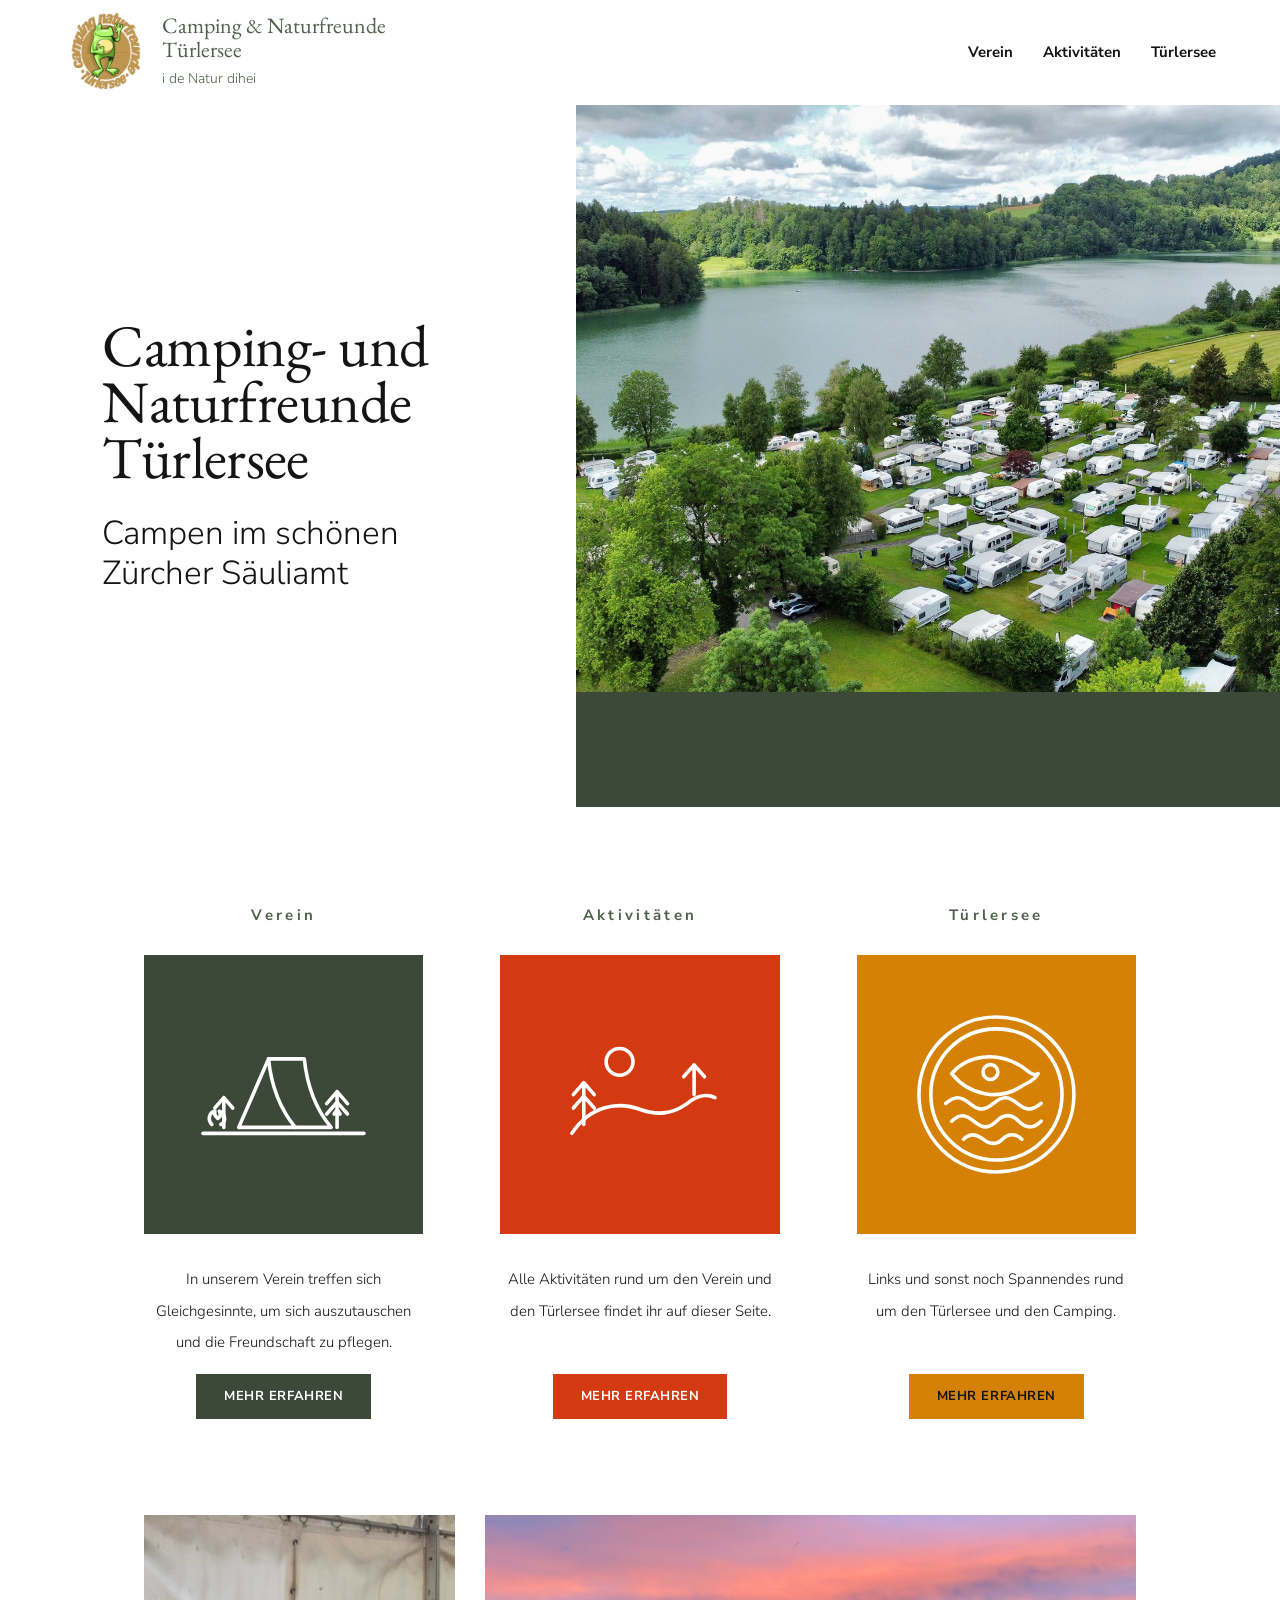
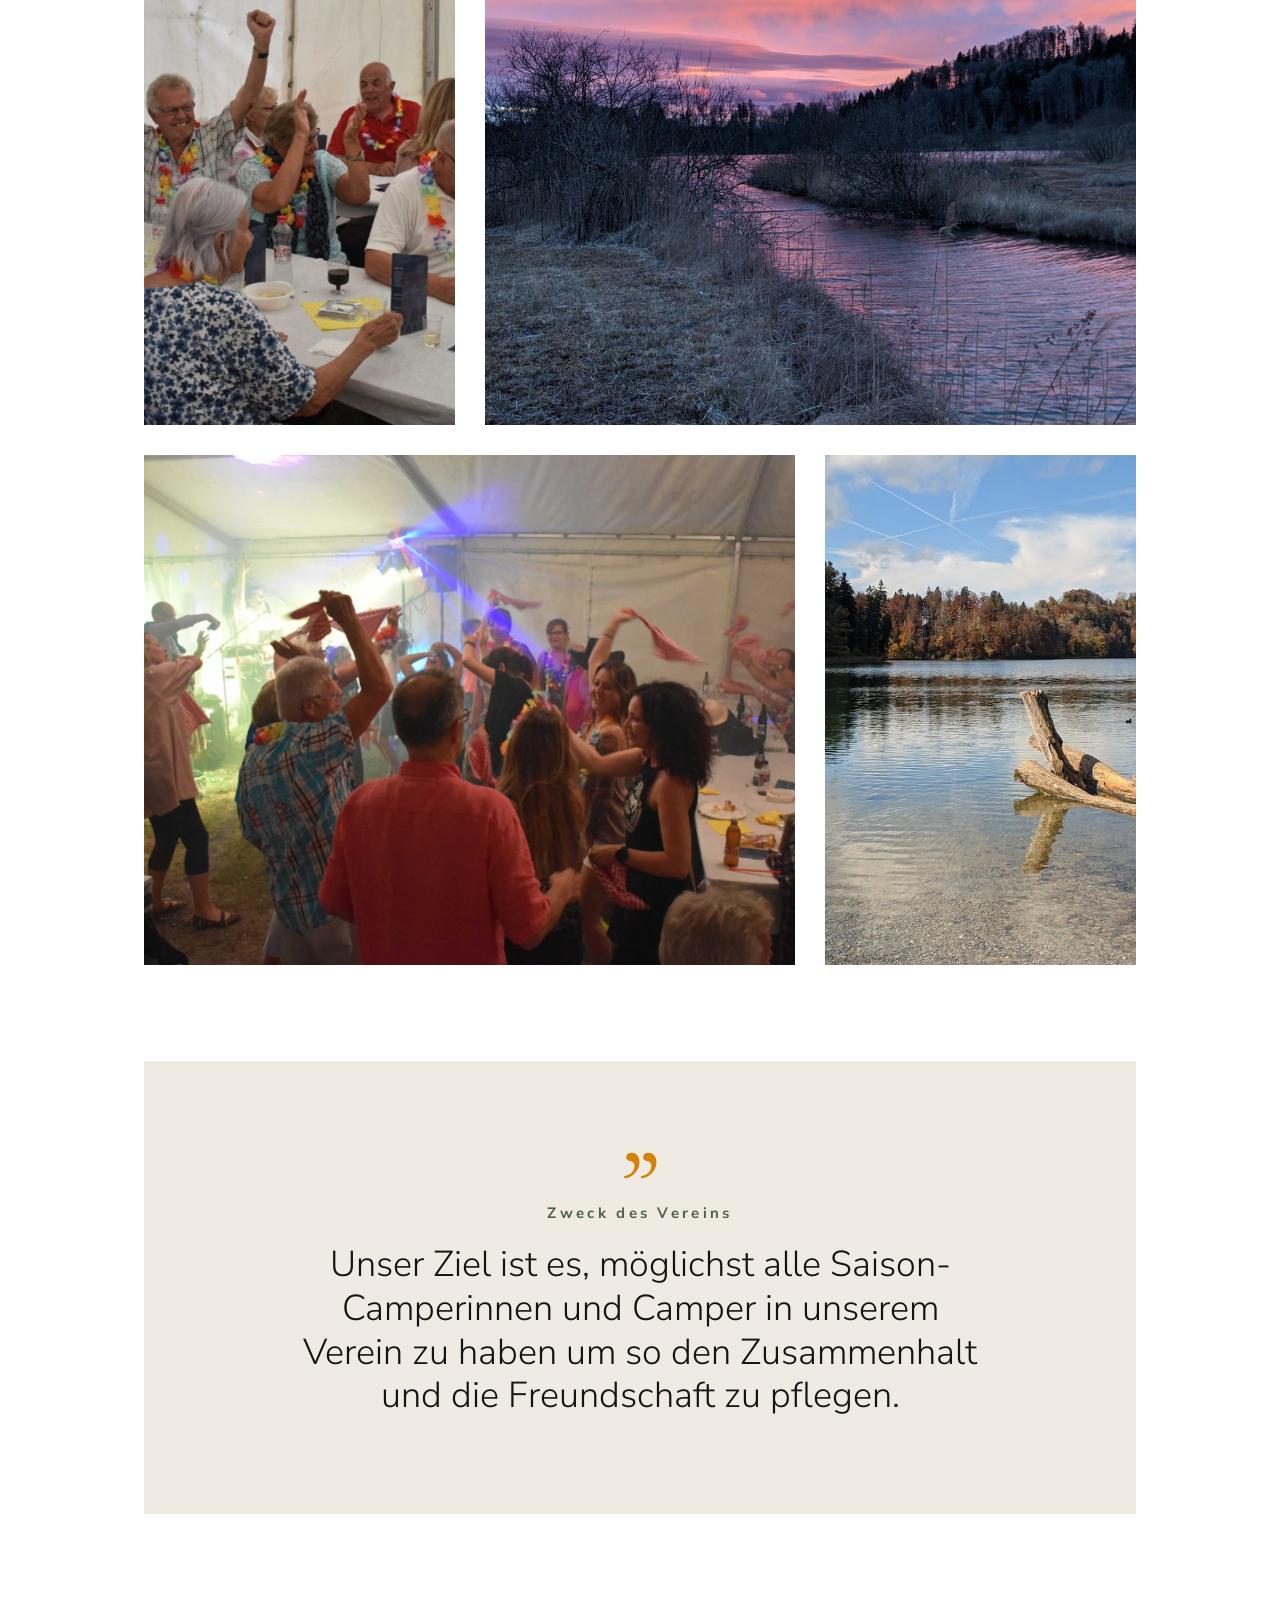
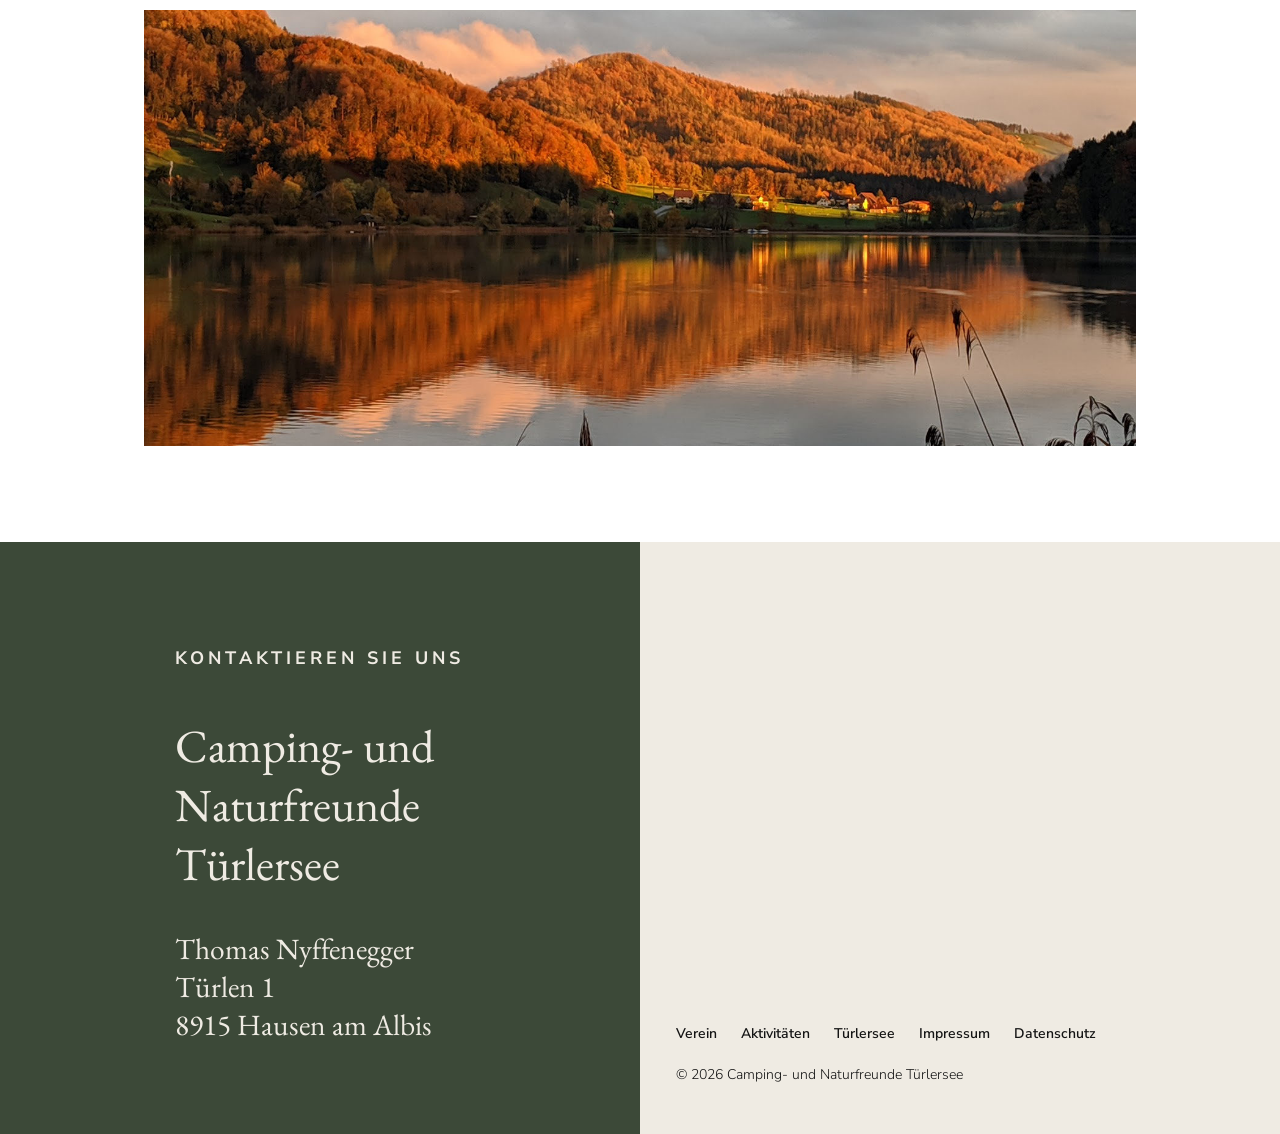
<file: index.html>
<!doctype html>
<html lang="de-CH">
<head>
<meta charset="utf-8">
<meta name="viewport" content="width=device-width, initial-scale=1">
<title>Camping- und Naturfreunde Türlersee | i de Natur dihei</title>
<meta name="description" content="Verein Camping- und Naturfreunde Türlersee – Campen im schönen Zürcher Säuliamt. Türlen, 8915 Hausen am Albis.">
<meta property="og:title" content="Camping- und Naturfreunde Türlersee | i de Natur dihei">
<meta property="og:description" content="Verein Camping- und Naturfreunde Türlersee – Campen im schönen Zürcher Säuliamt. Türlen, 8915 Hausen am Albis.">
<meta property="og:image" content="assets/img/hero.jpg">
<meta property="og:locale" content="de_CH">
<link rel="icon" href="assets/img/logo.jpg">
<link rel="preload" href="assets/fonts/eb-garamond-latin-wght-normal.woff2" as="font" type="font/woff2" crossorigin>
<link rel="stylesheet" href="assets/css/style.css">
</head>
<body>
<a class="skip" href="#inhalt">Weiter zum Hauptinhalt</a>
<header class="kopf">
  <div class="kopf-in">
    <a class="marke" href="index.html">
      <img src="assets/img/logo.jpg" alt="Logo Camping Naturfreunde Türlersee" width="84" height="84">
      <span><span class="marke-name">Camping &amp; Naturfreunde<br>Türlersee</span><span class="marke-claim">i de Natur dihei</span></span>
    </a>
    <button class="menu-knopf" type="button" aria-controls="nav" aria-expanded="false" aria-label="Menü"><span></span><span></span><span></span></button>
    <nav class="nav" id="nav" aria-label="Hauptnavigation">
      <ul>
        <li><a href="verein.html">Verein</a></li>
        <li><a href="aktivitaten.html">Aktivitäten</a></li>
        <li><a href="tuerlersee.html">Türlersee</a></li>
      </ul>
    </nav>
  </div>
</header>

<main id="inhalt">
<section class="hero">
  <div class="hero-text">
    <h1>Camping- und Naturfreunde Türlersee</h1>
    <p>Campen im schönen<br>Zürcher Säuliamt</p>
  </div>
  <div class="hero-bild"><img src="assets/img/hero.jpg" alt="Luftaufnahme des Campingplatzes am Türlersee" width="1408" height="1800" fetchpriority="high"></div>
</section>

<section class="abschnitt">
  <div class="wrap kacheln">
    <article class="kachel">
      <h2>Verein</h2>
      <a class="kachel-bild bg-gruen" href="verein.html" tabindex="-1" aria-hidden="true"><svg viewBox="0 0 120 80" fill="none" stroke="currentColor" stroke-width="2.4" stroke-linecap="round" stroke-linejoin="round" aria-hidden="true"><path d="M30 62 50 16h24c2 20 8 34 18 46H30Z"/><path d="M50 16c2 20 8 34 18 46"/><path d="M96 62V38m-7 8 7-8 7 8m-9 7 2-3 2 3"/><path d="M89 53l7-8 7 8"/><path d="M20 62V42m-6 7 6-7 6 7"/><path d="M6 66h108"/><path d="M12 60c-3-3-2-8 2-9-1 3 1 4 2 5 2-1 2-3 1-5 4 2 5 7 1 9"/></svg></a>
      <p>In unserem Verein treffen sich Gleichgesinnte, um sich auszutauschen und die Freundschaft zu pflegen.</p>
      <a class="knopf" href="verein.html">Mehr erfahren<span class="skip"> über den Verein</span></a>
    </article>
    <article class="kachel">
      <h2>Aktivitäten</h2>
      <a class="kachel-bild bg-rot" href="aktivitaten.html" tabindex="-1" aria-hidden="true"><svg viewBox="0 0 120 80" fill="none" stroke="currentColor" stroke-width="2.4" stroke-linecap="round" stroke-linejoin="round" aria-hidden="true"><circle cx="46" cy="18" r="9"/><path d="M14 66c12-18 30-22 46-16 14 5 24 2 34-6 6-4 12-4 16-2"/><path d="M22 60V32m-7 8 7-8 7 8m-14 9 7-8 7 8"/><path d="M96 40V20m-7 8 7-8 7 8"/></svg></a>
      <p>Alle Aktivitäten rund um den Verein und den Türlersee findet ihr auf dieser Seite.</p>
      <a class="knopf rot" href="aktivitaten.html">Mehr erfahren<span class="skip"> über die Aktivitäten</span></a>
    </article>
    <article class="kachel">
      <h2>Türlersee</h2>
      <a class="kachel-bild bg-orange" href="tuerlersee.html" tabindex="-1" aria-hidden="true"><svg viewBox="0 0 120 120" fill="none" stroke="currentColor" stroke-width="2.4" stroke-linecap="round" stroke-linejoin="round" aria-hidden="true"><circle cx="60" cy="60" r="52"/><circle cx="60" cy="60" r="44"/><path d="M30 46c10-12 30-16 48-4 4 3 7 6 10 4-3 6-8 6-12 9-14 9-34 6-46-9Z"/><circle cx="56" cy="45" r="5"/><path d="M26 66c6-5 10-5 16 0s10 5 16 0 10-5 16 0 10 5 16 0"/><path d="M30 78c5-5 9-5 15 0s10 5 15 0 10-5 15 0 10 5 15 0"/><path d="M38 90c4-4 8-4 13 0s9 4 13 0 9-4 13 0"/></svg></a>
      <p>Links und sonst noch Spannendes rund um den Türlersee und den Camping.</p>
      <a class="knopf orange" href="tuerlersee.html">Mehr erfahren<span class="skip"> über den Türlersee</span></a>
    </article>
  </div>
</section>

<section class="wrap" aria-label="Impressionen">
  <div class="galerie">
    <a class="g4" href="assets/img/galerie-1.jpg" data-lightbox><img src="assets/img/galerie-1.jpg" alt="Fröhliche Runde am Vereinsfest im Festzelt" loading="lazy"></a>
    <a class="g8" href="assets/img/galerie-2.jpg" data-lightbox><img src="assets/img/galerie-2.jpg" alt="Morgenrot über dem frostigen Türlersee" loading="lazy"></a>
    <a class="g8" href="assets/img/galerie-3.jpg" data-lightbox><img src="assets/img/galerie-3.jpg" alt="Tanzende Gäste am Vereinsfest" loading="lazy"></a>
    <a class="g4" href="assets/img/galerie-4.jpg" data-lightbox><img src="assets/img/galerie-4.jpg" alt="Herbststimmung am Ufer des Türlersees" loading="lazy"></a>
  </div>
</section>

<section class="abschnitt">
  <div class="wrap">
    <div class="zitat">
      <span class="zitat-zeichen" aria-hidden="true">”</span>
      <p class="label">Zweck des Vereins</p>
      <blockquote>Unser Ziel ist es, möglichst alle Saison-Camperinnen und Camper in unserem Verein zu haben um so den Zusammenhalt und die Freundschaft zu pflegen.</blockquote>
    </div>
  </div>
</section>

<div class="wrap" style="padding-bottom:clamp(48px,8vw,96px)">
  <div class="band" role="img" aria-label="Abendstimmung am Türlersee" style="background-image:url(assets/img/abendstimmung.jpg)"></div>
</div>
</main>

<footer class="fuss">
  <div class="fuss-kontakt">
    <p class="label">Kontaktieren Sie uns</p>
    <h2>Camping- und Naturfreunde Türlersee</h2>
    <address>Thomas Nyffenegger<br>Türlen 1<br>8915 Hausen am Albis</address>
  </div>
  <div class="fuss-links">
    <ul>
      <li><a href="verein.html">Verein</a></li>
      <li><a href="aktivitaten.html">Aktivitäten</a></li>
      <li><a href="tuerlersee.html">Türlersee</a></li>
      <li><a href="impressum.html">Impressum</a></li>
      <li><a href="datenschutz.html">Datenschutz</a></li>
    </ul>
    <p>© <span id="jahr">2026</span> Camping- und Naturfreunde Türlersee</p>
  </div>
</footer>
<script src="assets/js/main.js" defer></script>
</body>
</html>
</file>
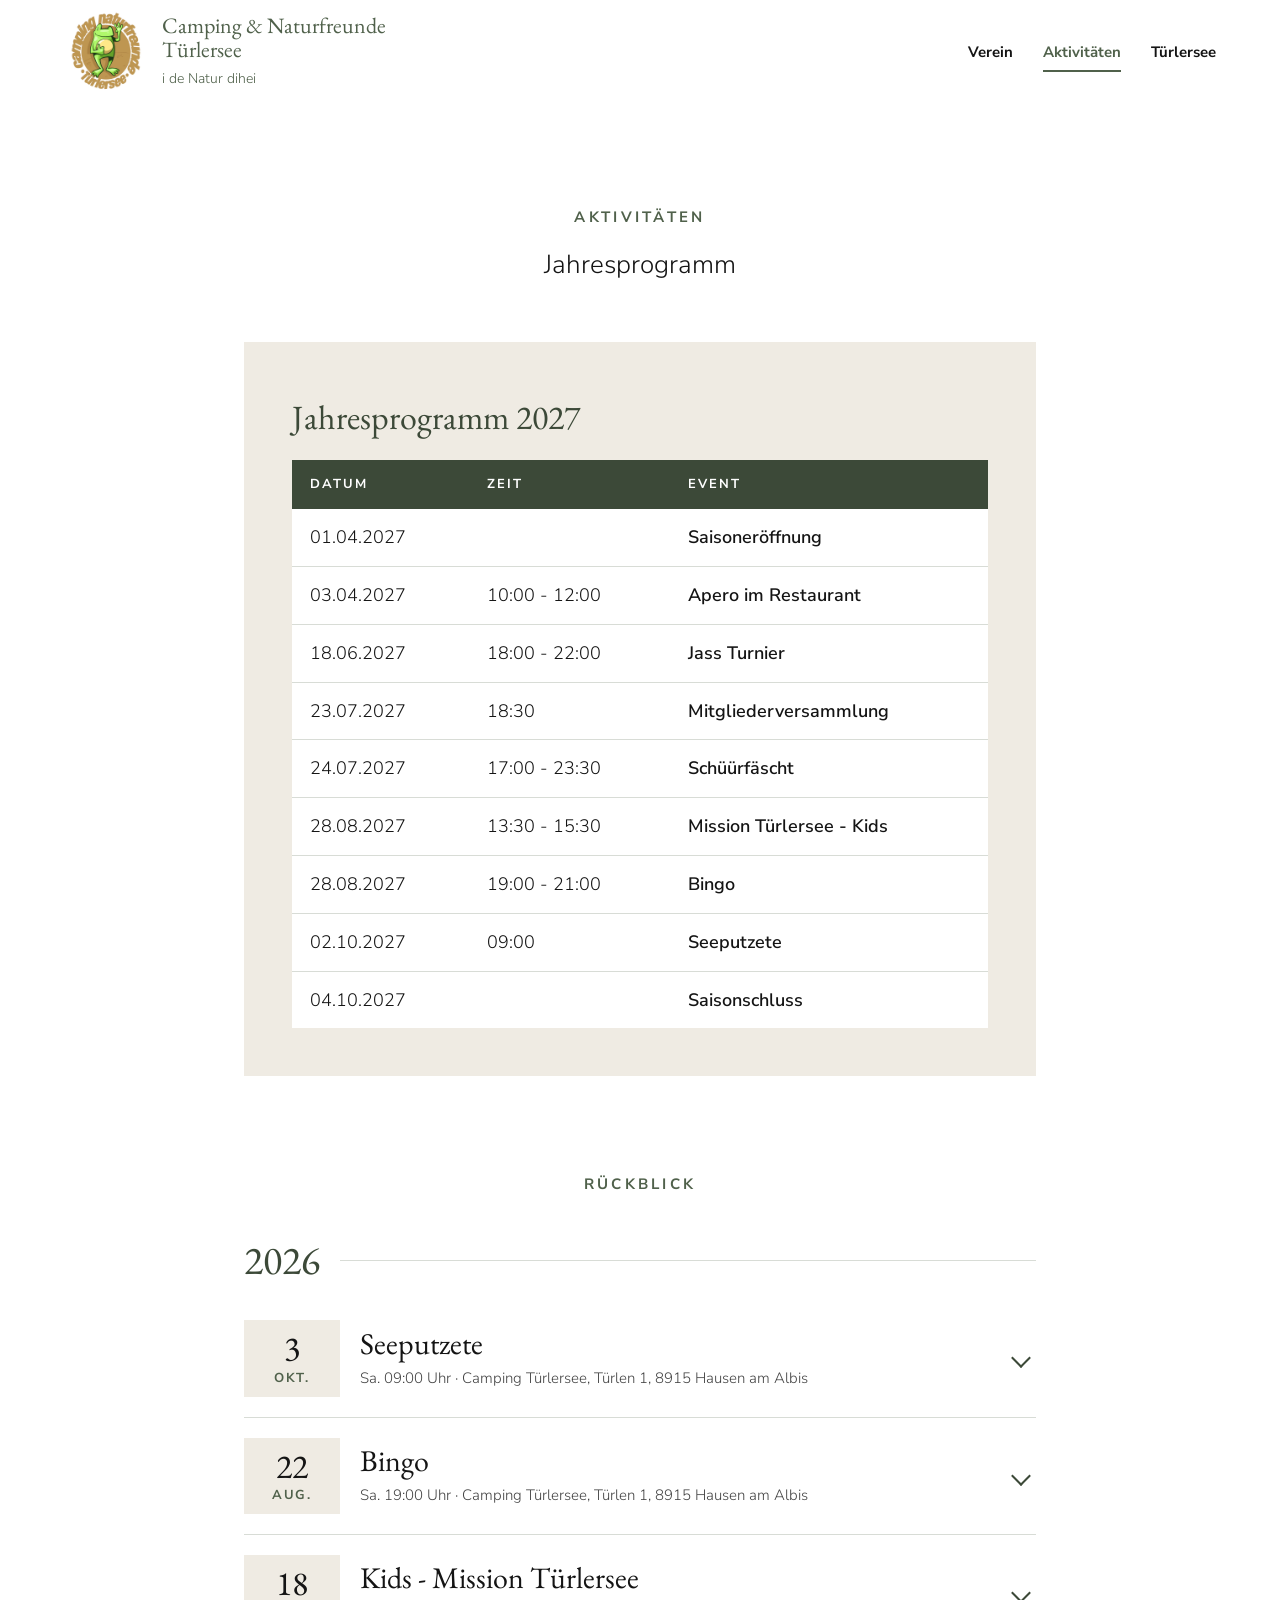
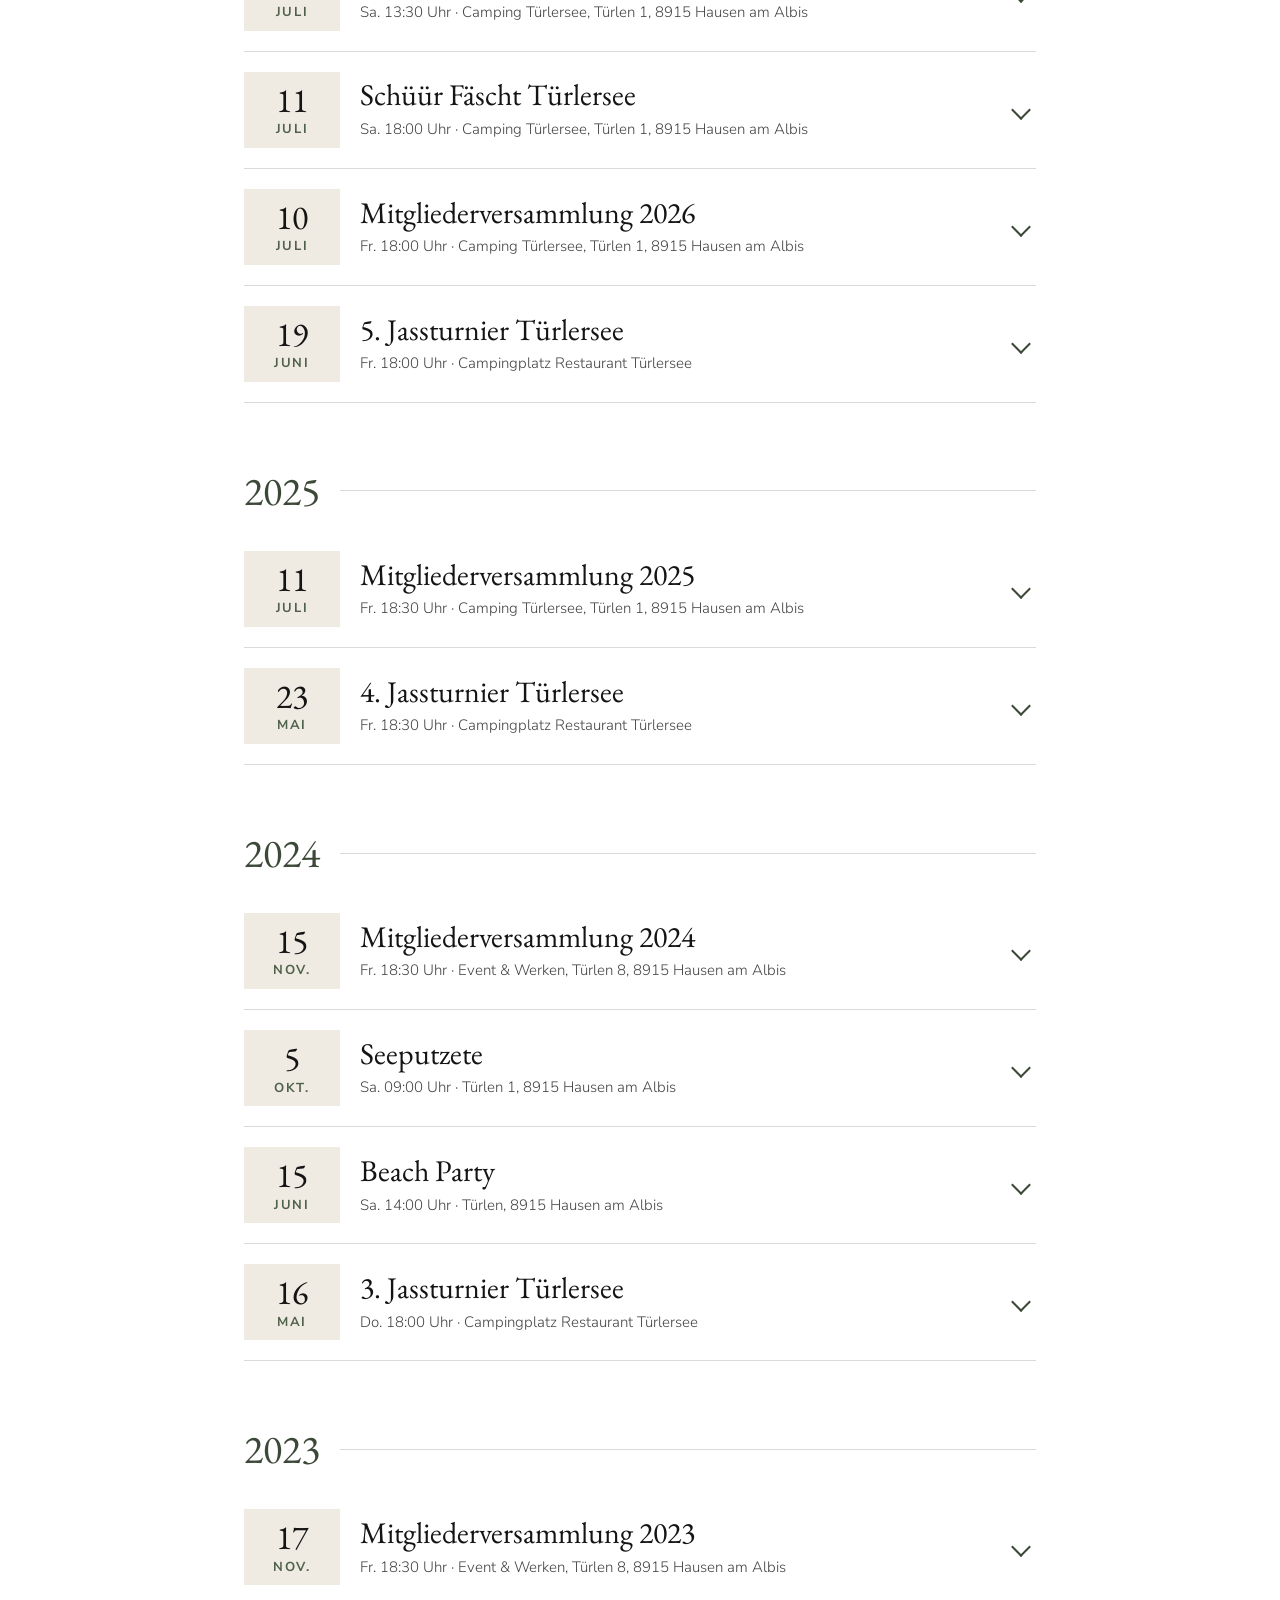
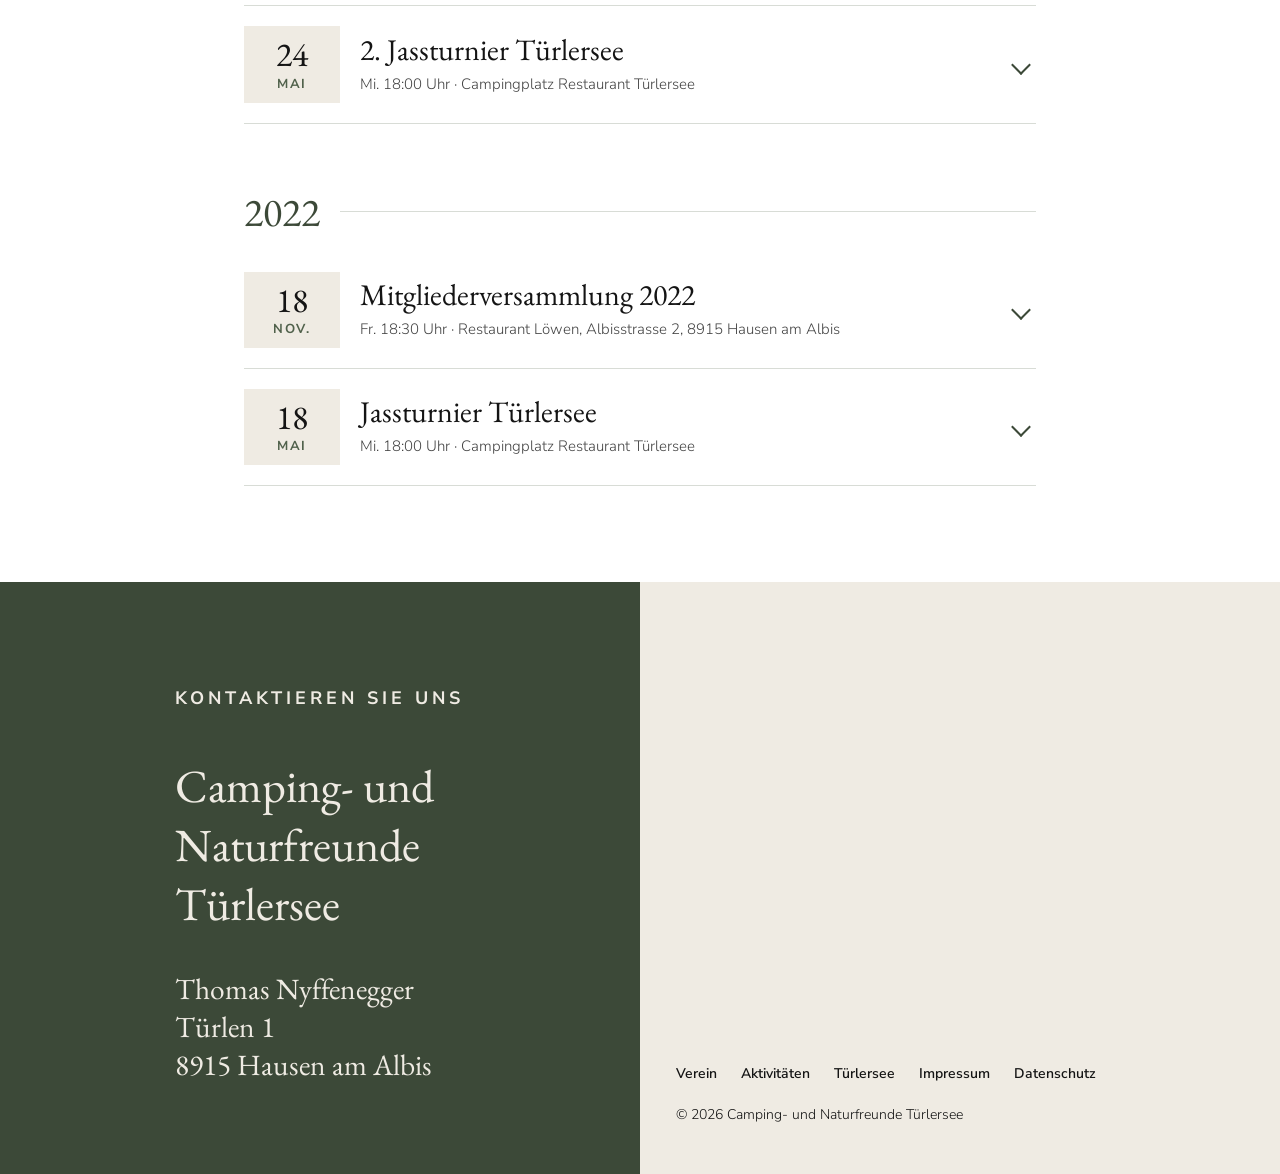
<file: aktivitaten.html>
<!doctype html>
<html lang="de-CH">
<head>
<meta charset="utf-8">
<meta name="viewport" content="width=device-width, initial-scale=1">
<title>Aktivitäten | Camping- und Naturfreunde Türlersee</title>
<meta name="description" content="Jahresprogramm des Vereins Camping- und Naturfreunde Türlersee: Jassturnier, Mitgliederversammlung, Schüür Fäscht, Bingo, Seeputzete und mehr.">
<meta property="og:title" content="Aktivitäten | Camping- und Naturfreunde Türlersee">
<meta property="og:description" content="Jahresprogramm des Vereins Camping- und Naturfreunde Türlersee: Jassturnier, Mitgliederversammlung, Schüür Fäscht, Bingo, Seeputzete und mehr.">
<meta property="og:image" content="assets/img/hero.jpg">
<meta property="og:locale" content="de_CH">
<link rel="icon" href="assets/img/logo.jpg">
<link rel="preload" href="assets/fonts/eb-garamond-latin-wght-normal.woff2" as="font" type="font/woff2" crossorigin>
<link rel="stylesheet" href="assets/css/style.css">
</head>
<body>
<a class="skip" href="#inhalt">Weiter zum Hauptinhalt</a>
<header class="kopf">
  <div class="kopf-in">
    <a class="marke" href="index.html">
      <img src="assets/img/logo.jpg" alt="Logo Camping Naturfreunde Türlersee" width="84" height="84">
      <span><span class="marke-name">Camping &amp; Naturfreunde<br>Türlersee</span><span class="marke-claim">i de Natur dihei</span></span>
    </a>
    <button class="menu-knopf" type="button" aria-controls="nav" aria-expanded="false" aria-label="Menü"><span></span><span></span><span></span></button>
    <nav class="nav" id="nav" aria-label="Hauptnavigation">
      <ul>
        <li><a href="verein.html">Verein</a></li>
        <li><a href="aktivitaten.html" aria-current="page">Aktivitäten</a></li>
        <li><a href="tuerlersee.html">Türlersee</a></li>
      </ul>
    </nav>
  </div>
</header>

<main id="inhalt">
<section class="seitenkopf">
  <h1 class="label gross">Aktivitäten</h1>
  <p class="lead">Jahresprogramm</p>
</section>
<section class="wrap" style="max-width:920px;padding-bottom:clamp(40px,6vw,72px)">
  <div class="tabelle-rahmen">
    <table class="programm">
      <caption>Jahresprogramm 2027</caption>
      <thead>
        <tr><th scope="col">Datum</th><th scope="col">Zeit</th><th scope="col">Event</th></tr>
      </thead>
      <tbody>
        <tr><td>01.04.2027</td><td></td><td>Saisoneröffnung</td></tr>
        <tr><td>03.04.2027</td><td>10:00 - 12:00</td><td>Apero im Restaurant</td></tr>
        <tr><td>18.06.2027</td><td>18:00 - 22:00</td><td>Jass Turnier</td></tr>
        <tr><td>23.07.2027</td><td>18:30</td><td>Mitgliederversammlung</td></tr>
        <tr><td>24.07.2027</td><td>17:00 - 23:30</td><td>Schüürfäscht</td></tr>
        <tr><td>28.08.2027</td><td>13:30 - 15:30</td><td>Mission Türlersee - Kids</td></tr>
        <tr><td>28.08.2027</td><td>19:00 - 21:00</td><td>Bingo</td></tr>
        <tr><td>02.10.2027</td><td>09:00</td><td>Seeputzete</td></tr>
        <tr><td>04.10.2027</td><td></td><td>Saisonschluss</td></tr>
      </tbody>
    </table>
  </div>
</section>
<section class="wrap" style="max-width:920px;padding-bottom:clamp(48px,8vw,96px)">
  <div id="programm">
    <noscript><p class="leer">Bitte JavaScript aktivieren, um die Veranstaltungen zu sehen.</p></noscript>
  </div>
</section>
</main>

<footer class="fuss">
  <div class="fuss-kontakt">
    <p class="label">Kontaktieren Sie uns</p>
    <h2>Camping- und Naturfreunde Türlersee</h2>
    <address>Thomas Nyffenegger<br>Türlen 1<br>8915 Hausen am Albis</address>
  </div>
  <div class="fuss-links">
    <ul>
      <li><a href="verein.html">Verein</a></li>
      <li><a href="aktivitaten.html">Aktivitäten</a></li>
      <li><a href="tuerlersee.html">Türlersee</a></li>
      <li><a href="impressum.html">Impressum</a></li>
      <li><a href="datenschutz.html">Datenschutz</a></li>
    </ul>
    <p>© <span id="jahr">2026</span> Camping- und Naturfreunde Türlersee</p>
  </div>
</footer>
<script src="assets/js/events.js" defer></script>
<script src="assets/js/main.js" defer></script>
</body>
</html>
</file>
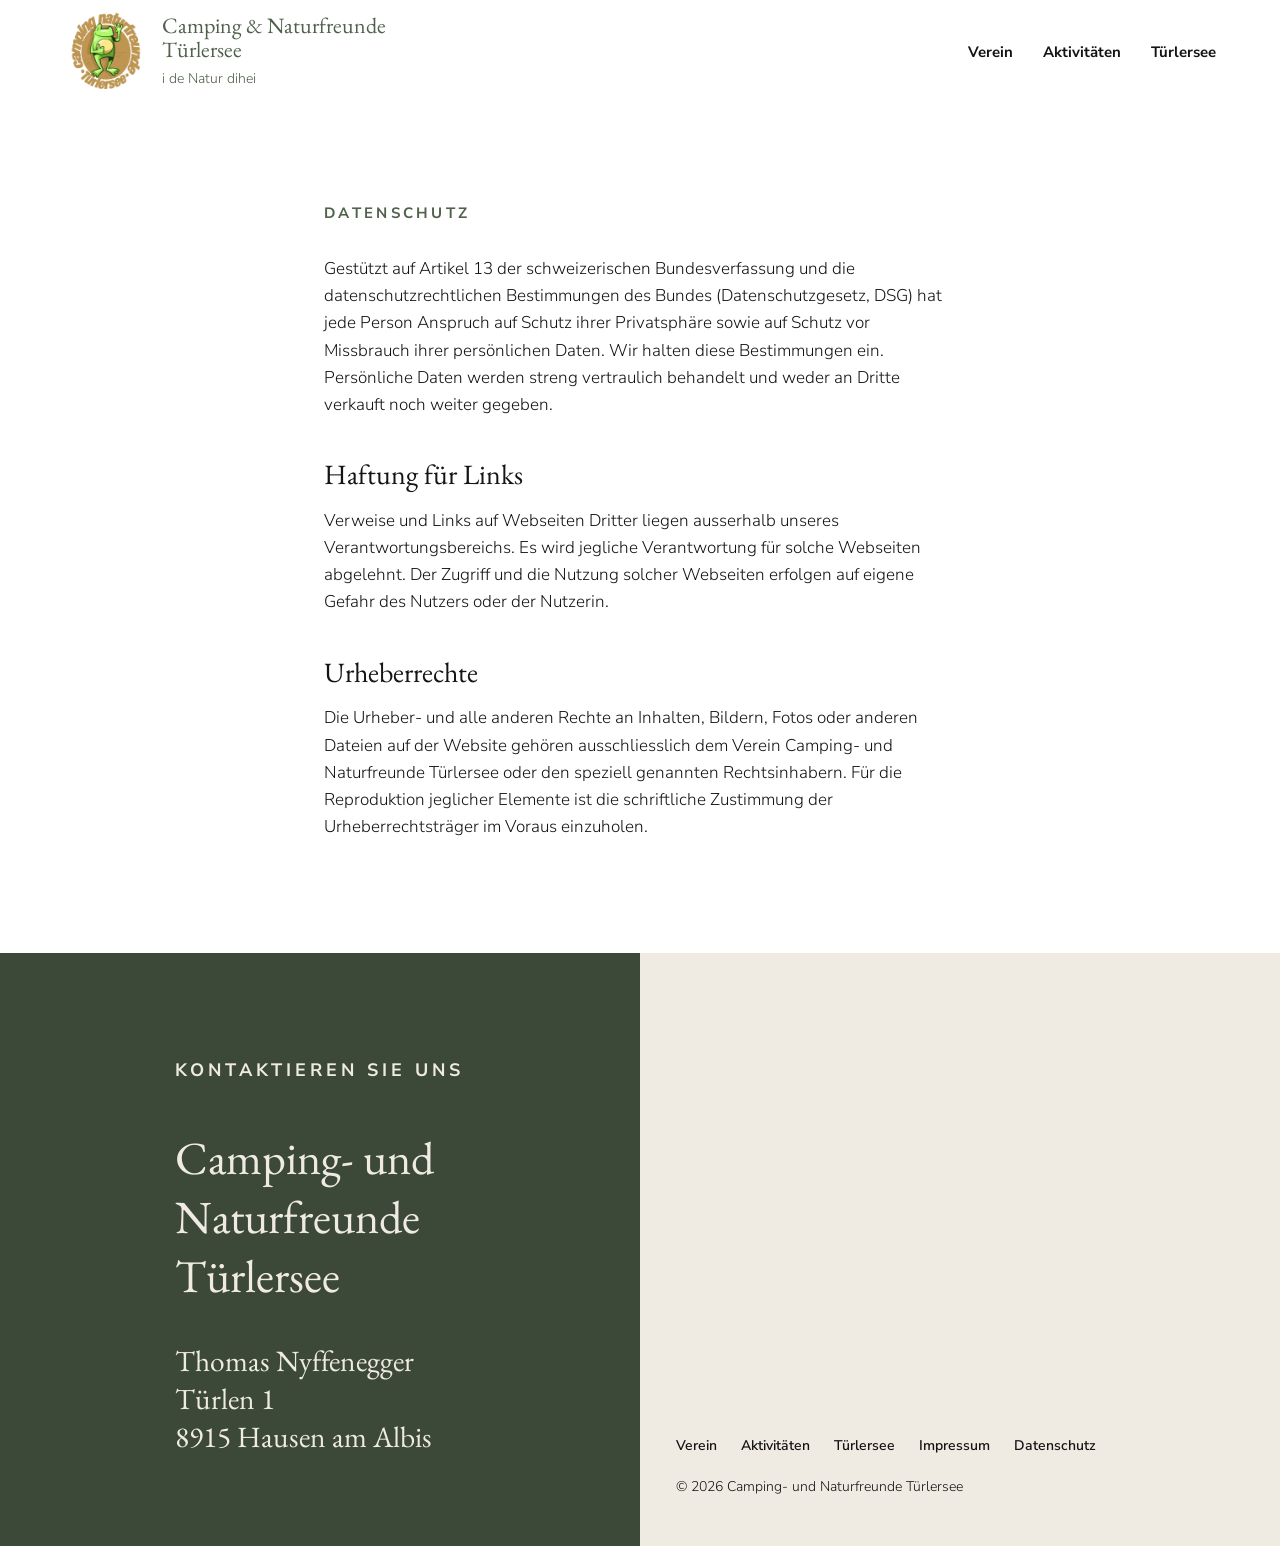
<file: datenschutz.html>
<!doctype html>
<html lang="de-CH">
<head>
<meta charset="utf-8">
<meta name="viewport" content="width=device-width, initial-scale=1">
<title>Datenschutz | Camping- und Naturfreunde Türlersee</title>
<meta name="description" content="Datenschutzerklärung des Vereins Camping- und Naturfreunde Türlersee.">
<meta property="og:title" content="Datenschutz | Camping- und Naturfreunde Türlersee">
<meta property="og:description" content="Datenschutzerklärung des Vereins Camping- und Naturfreunde Türlersee.">
<meta property="og:image" content="assets/img/hero.jpg">
<meta property="og:locale" content="de_CH">
<link rel="icon" href="assets/img/logo.jpg">
<link rel="preload" href="assets/fonts/eb-garamond-latin-wght-normal.woff2" as="font" type="font/woff2" crossorigin>
<link rel="stylesheet" href="assets/css/style.css">
</head>
<body>
<a class="skip" href="#inhalt">Weiter zum Hauptinhalt</a>
<header class="kopf">
  <div class="kopf-in">
    <a class="marke" href="index.html">
      <img src="assets/img/logo.jpg" alt="Logo Camping Naturfreunde Türlersee" width="84" height="84">
      <span><span class="marke-name">Camping &amp; Naturfreunde<br>Türlersee</span><span class="marke-claim">i de Natur dihei</span></span>
    </a>
    <button class="menu-knopf" type="button" aria-controls="nav" aria-expanded="false" aria-label="Menü"><span></span><span></span><span></span></button>
    <nav class="nav" id="nav" aria-label="Hauptnavigation">
      <ul>
        <li><a href="verein.html">Verein</a></li>
        <li><a href="aktivitaten.html">Aktivitäten</a></li>
        <li><a href="tuerlersee.html">Türlersee</a></li>
      </ul>
    </nav>
  </div>
</header>

<main id="inhalt">
<section class="abschnitt text">
  <div class="wrap schmal">
    <h1>Datenschutz</h1>
    <p>Gestützt auf Artikel 13 der schweizerischen Bundesverfassung und die datenschutzrechtlichen Bestimmungen des Bundes (Datenschutzgesetz, DSG) hat jede Person Anspruch auf Schutz ihrer Privatsphäre sowie auf Schutz vor Missbrauch ihrer persönlichen Daten. Wir halten diese Bestimmungen ein. Persönliche Daten werden streng vertraulich behandelt und weder an Dritte verkauft noch weiter gegeben.</p>
    <h2>Haftung für Links</h2>
    <p>Verweise und Links auf Webseiten Dritter liegen ausserhalb unseres Verantwortungsbereichs. Es wird jegliche Verantwortung für solche Webseiten abgelehnt. Der Zugriff und die Nutzung solcher Webseiten erfolgen auf eigene Gefahr des Nutzers oder der Nutzerin.</p>
    <h2>Urheberrechte</h2>
    <p>Die Urheber- und alle anderen Rechte an Inhalten, Bildern, Fotos oder anderen Dateien auf der Website gehören ausschliesslich dem Verein Camping- und Naturfreunde Türlersee oder den speziell genannten Rechtsinhabern. Für die Reproduktion jeglicher Elemente ist die schriftliche Zustimmung der Urheberrechtsträger im Voraus einzuholen.</p>
  </div>
</section>
</main>

<footer class="fuss">
  <div class="fuss-kontakt">
    <p class="label">Kontaktieren Sie uns</p>
    <h2>Camping- und Naturfreunde Türlersee</h2>
    <address>Thomas Nyffenegger<br>Türlen 1<br>8915 Hausen am Albis</address>
  </div>
  <div class="fuss-links">
    <ul>
      <li><a href="verein.html">Verein</a></li>
      <li><a href="aktivitaten.html">Aktivitäten</a></li>
      <li><a href="tuerlersee.html">Türlersee</a></li>
      <li><a href="impressum.html">Impressum</a></li>
      <li><a href="datenschutz.html">Datenschutz</a></li>
    </ul>
    <p>© <span id="jahr">2026</span> Camping- und Naturfreunde Türlersee</p>
  </div>
</footer>
<script src="assets/js/main.js" defer></script>
</body>
</html>
</file>
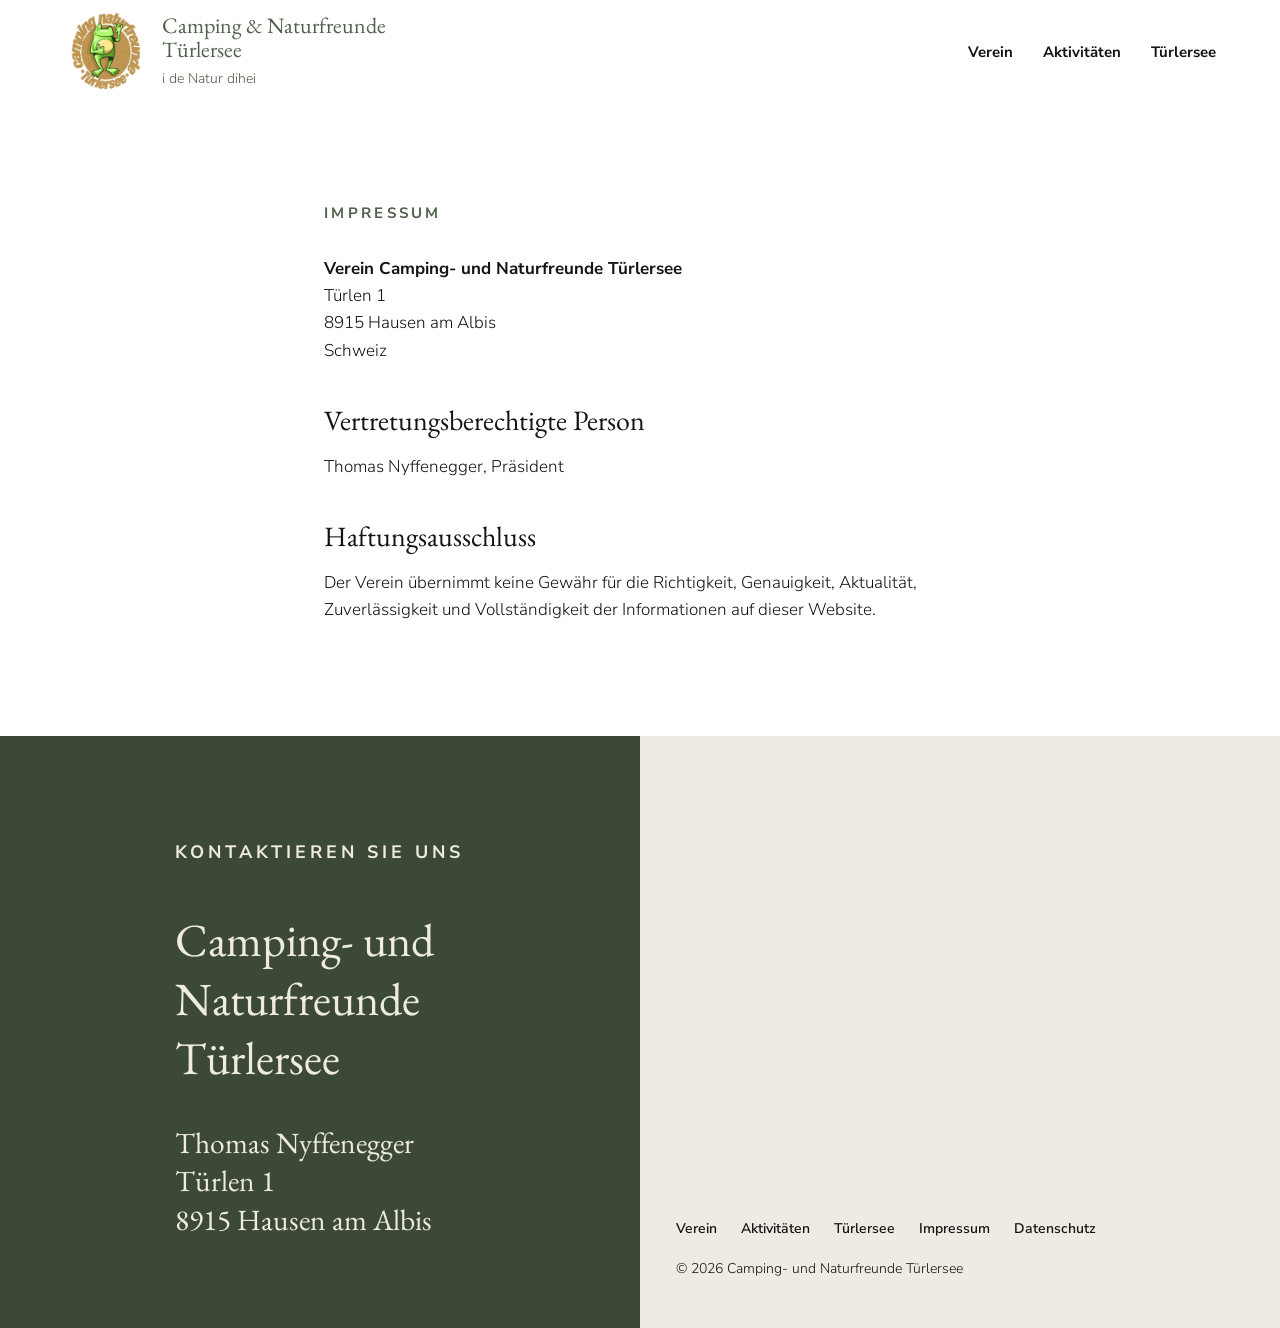
<file: impressum.html>
<!doctype html>
<html lang="de-CH">
<head>
<meta charset="utf-8">
<meta name="viewport" content="width=device-width, initial-scale=1">
<title>Impressum | Camping- und Naturfreunde Türlersee</title>
<meta name="description" content="Impressum des Vereins Camping- und Naturfreunde Türlersee.">
<meta property="og:title" content="Impressum | Camping- und Naturfreunde Türlersee">
<meta property="og:description" content="Impressum des Vereins Camping- und Naturfreunde Türlersee.">
<meta property="og:image" content="assets/img/hero.jpg">
<meta property="og:locale" content="de_CH">
<link rel="icon" href="assets/img/logo.jpg">
<link rel="preload" href="assets/fonts/eb-garamond-latin-wght-normal.woff2" as="font" type="font/woff2" crossorigin>
<link rel="stylesheet" href="assets/css/style.css">
</head>
<body>
<a class="skip" href="#inhalt">Weiter zum Hauptinhalt</a>
<header class="kopf">
  <div class="kopf-in">
    <a class="marke" href="index.html">
      <img src="assets/img/logo.jpg" alt="Logo Camping Naturfreunde Türlersee" width="84" height="84">
      <span><span class="marke-name">Camping &amp; Naturfreunde<br>Türlersee</span><span class="marke-claim">i de Natur dihei</span></span>
    </a>
    <button class="menu-knopf" type="button" aria-controls="nav" aria-expanded="false" aria-label="Menü"><span></span><span></span><span></span></button>
    <nav class="nav" id="nav" aria-label="Hauptnavigation">
      <ul>
        <li><a href="verein.html">Verein</a></li>
        <li><a href="aktivitaten.html">Aktivitäten</a></li>
        <li><a href="tuerlersee.html">Türlersee</a></li>
      </ul>
    </nav>
  </div>
</header>

<main id="inhalt">
<section class="abschnitt text">
  <div class="wrap schmal">
    <h1>Impressum</h1>
    <p><strong>Verein Camping- und Naturfreunde Türlersee</strong><br>Türlen 1<br>8915 Hausen am Albis<br>Schweiz</p>
    <h2>Vertretungsberechtigte Person</h2>
    <p>Thomas Nyffenegger, Präsident</p>
    <h2>Haftungsausschluss</h2>
    <p>Der Verein übernimmt keine Gewähr für die Richtigkeit, Genauigkeit, Aktualität, Zuverlässigkeit und Vollständigkeit der Informationen auf dieser Website.</p>
  </div>
</section>
</main>

<footer class="fuss">
  <div class="fuss-kontakt">
    <p class="label">Kontaktieren Sie uns</p>
    <h2>Camping- und Naturfreunde Türlersee</h2>
    <address>Thomas Nyffenegger<br>Türlen 1<br>8915 Hausen am Albis</address>
  </div>
  <div class="fuss-links">
    <ul>
      <li><a href="verein.html">Verein</a></li>
      <li><a href="aktivitaten.html">Aktivitäten</a></li>
      <li><a href="tuerlersee.html">Türlersee</a></li>
      <li><a href="impressum.html">Impressum</a></li>
      <li><a href="datenschutz.html">Datenschutz</a></li>
    </ul>
    <p>© <span id="jahr">2026</span> Camping- und Naturfreunde Türlersee</p>
  </div>
</footer>
<script src="assets/js/main.js" defer></script>
</body>
</html>
</file>
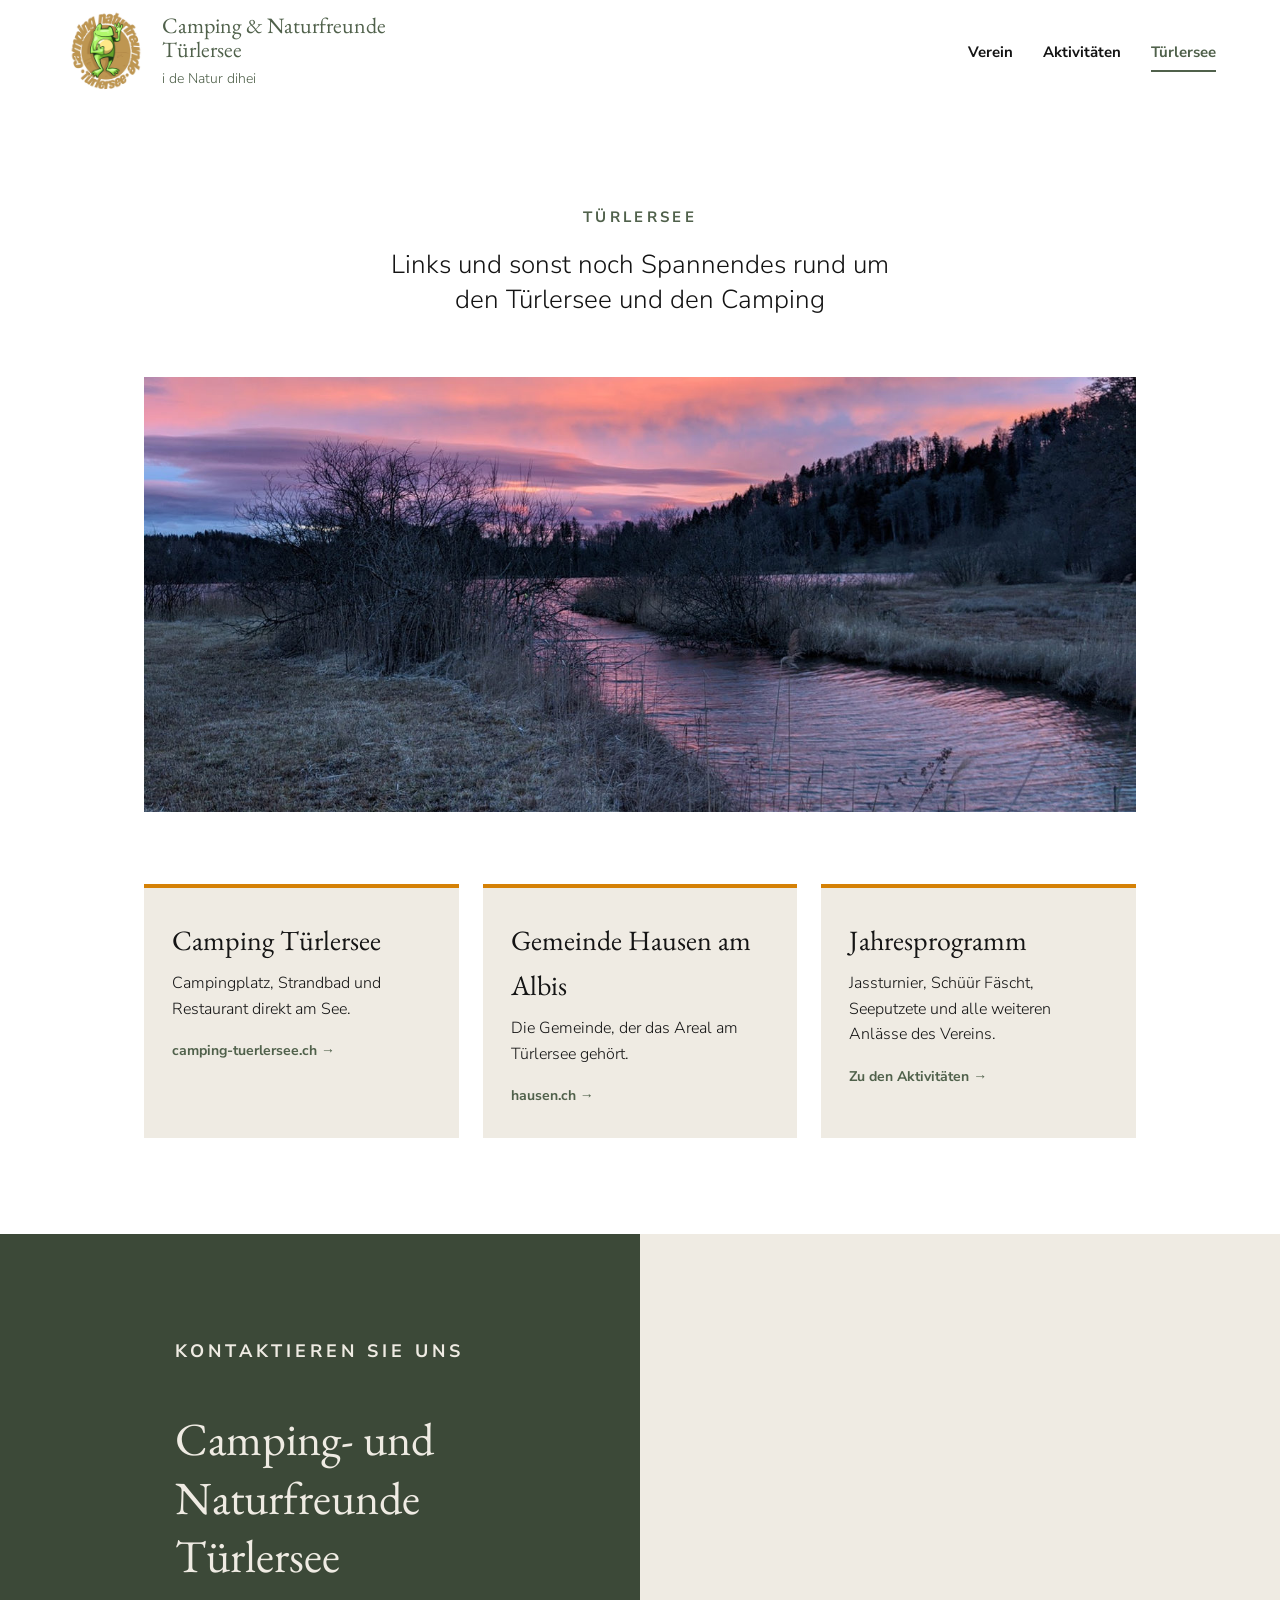
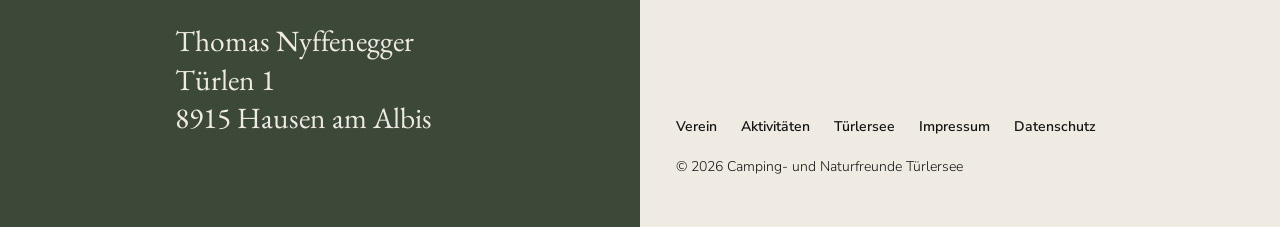
<file: tuerlersee.html>
<!doctype html>
<html lang="de-CH">
<head>
<meta charset="utf-8">
<meta name="viewport" content="width=device-width, initial-scale=1">
<title>Türlersee | Camping- und Naturfreunde Türlersee</title>
<meta name="description" content="Links und Spannendes rund um den Türlersee und den Campingplatz in Hausen am Albis.">
<meta property="og:title" content="Türlersee | Camping- und Naturfreunde Türlersee">
<meta property="og:description" content="Links und Spannendes rund um den Türlersee und den Campingplatz in Hausen am Albis.">
<meta property="og:image" content="assets/img/hero.jpg">
<meta property="og:locale" content="de_CH">
<link rel="icon" href="assets/img/logo.jpg">
<link rel="preload" href="assets/fonts/eb-garamond-latin-wght-normal.woff2" as="font" type="font/woff2" crossorigin>
<link rel="stylesheet" href="assets/css/style.css">
</head>
<body>
<a class="skip" href="#inhalt">Weiter zum Hauptinhalt</a>
<header class="kopf">
  <div class="kopf-in">
    <a class="marke" href="index.html">
      <img src="assets/img/logo.jpg" alt="Logo Camping Naturfreunde Türlersee" width="84" height="84">
      <span><span class="marke-name">Camping &amp; Naturfreunde<br>Türlersee</span><span class="marke-claim">i de Natur dihei</span></span>
    </a>
    <button class="menu-knopf" type="button" aria-controls="nav" aria-expanded="false" aria-label="Menü"><span></span><span></span><span></span></button>
    <nav class="nav" id="nav" aria-label="Hauptnavigation">
      <ul>
        <li><a href="verein.html">Verein</a></li>
        <li><a href="aktivitaten.html">Aktivitäten</a></li>
        <li><a href="tuerlersee.html" aria-current="page">Türlersee</a></li>
      </ul>
    </nav>
  </div>
</header>

<main id="inhalt">
<section class="seitenkopf">
  <h1 class="label gross">Türlersee</h1>
  <p class="lead">Links und sonst noch Spannendes rund um<br>den Türlersee und den Camping</p>
</section>
<div class="wrap" style="padding-bottom:clamp(40px,6vw,72px)">
  <div class="band" role="img" aria-label="Herbststimmung am Ufer des Türlersees" style="background-image:url(assets/img/galerie-2.jpg)"></div>
</div>
<section class="wrap" style="padding-bottom:clamp(48px,8vw,96px)">
  <div class="karten">
    <a class="karte" href="https://www.camping-tuerlersee.ch/" rel="noopener">
      <h2>Camping Türlersee</h2>
      <p>Campingplatz, Strandbad und Restaurant direkt am See.</p>
      <span>camping-tuerlersee.ch →</span>
    </a>
    <a class="karte" href="https://www.hausen.ch/" rel="noopener">
      <h2>Gemeinde Hausen am Albis</h2>
      <p>Die Gemeinde, der das Areal am Türlersee gehört.</p>
      <span>hausen.ch →</span>
    </a>
    <a class="karte" href="aktivitaten.html">
      <h2>Jahresprogramm</h2>
      <p>Jassturnier, Schüür Fäscht, Seeputzete und alle weiteren Anlässe des Vereins.</p>
      <span>Zu den Aktivitäten →</span>
    </a>
  </div>
</section>
</main>

<footer class="fuss">
  <div class="fuss-kontakt">
    <p class="label">Kontaktieren Sie uns</p>
    <h2>Camping- und Naturfreunde Türlersee</h2>
    <address>Thomas Nyffenegger<br>Türlen 1<br>8915 Hausen am Albis</address>
  </div>
  <div class="fuss-links">
    <ul>
      <li><a href="verein.html">Verein</a></li>
      <li><a href="aktivitaten.html">Aktivitäten</a></li>
      <li><a href="tuerlersee.html">Türlersee</a></li>
      <li><a href="impressum.html">Impressum</a></li>
      <li><a href="datenschutz.html">Datenschutz</a></li>
    </ul>
    <p>© <span id="jahr">2026</span> Camping- und Naturfreunde Türlersee</p>
  </div>
</footer>
<script src="assets/js/main.js" defer></script>
</body>
</html>
</file>
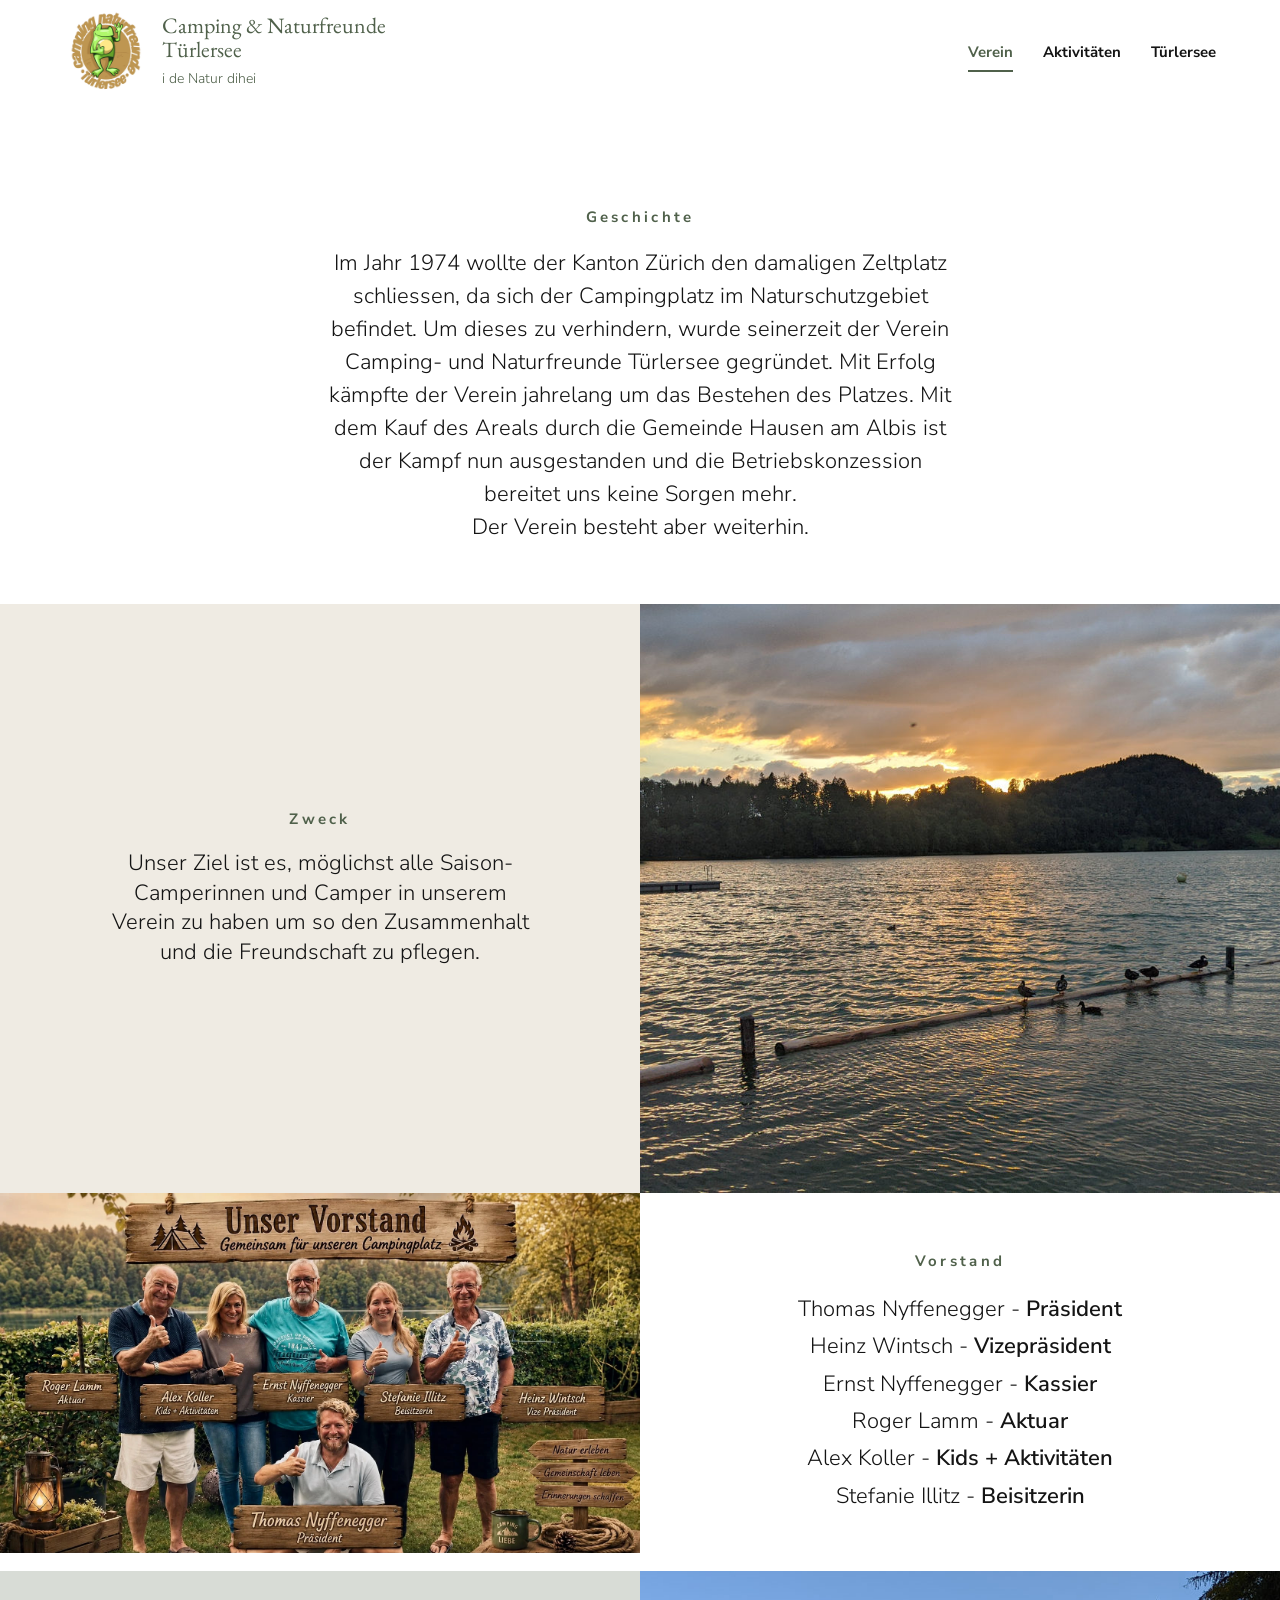
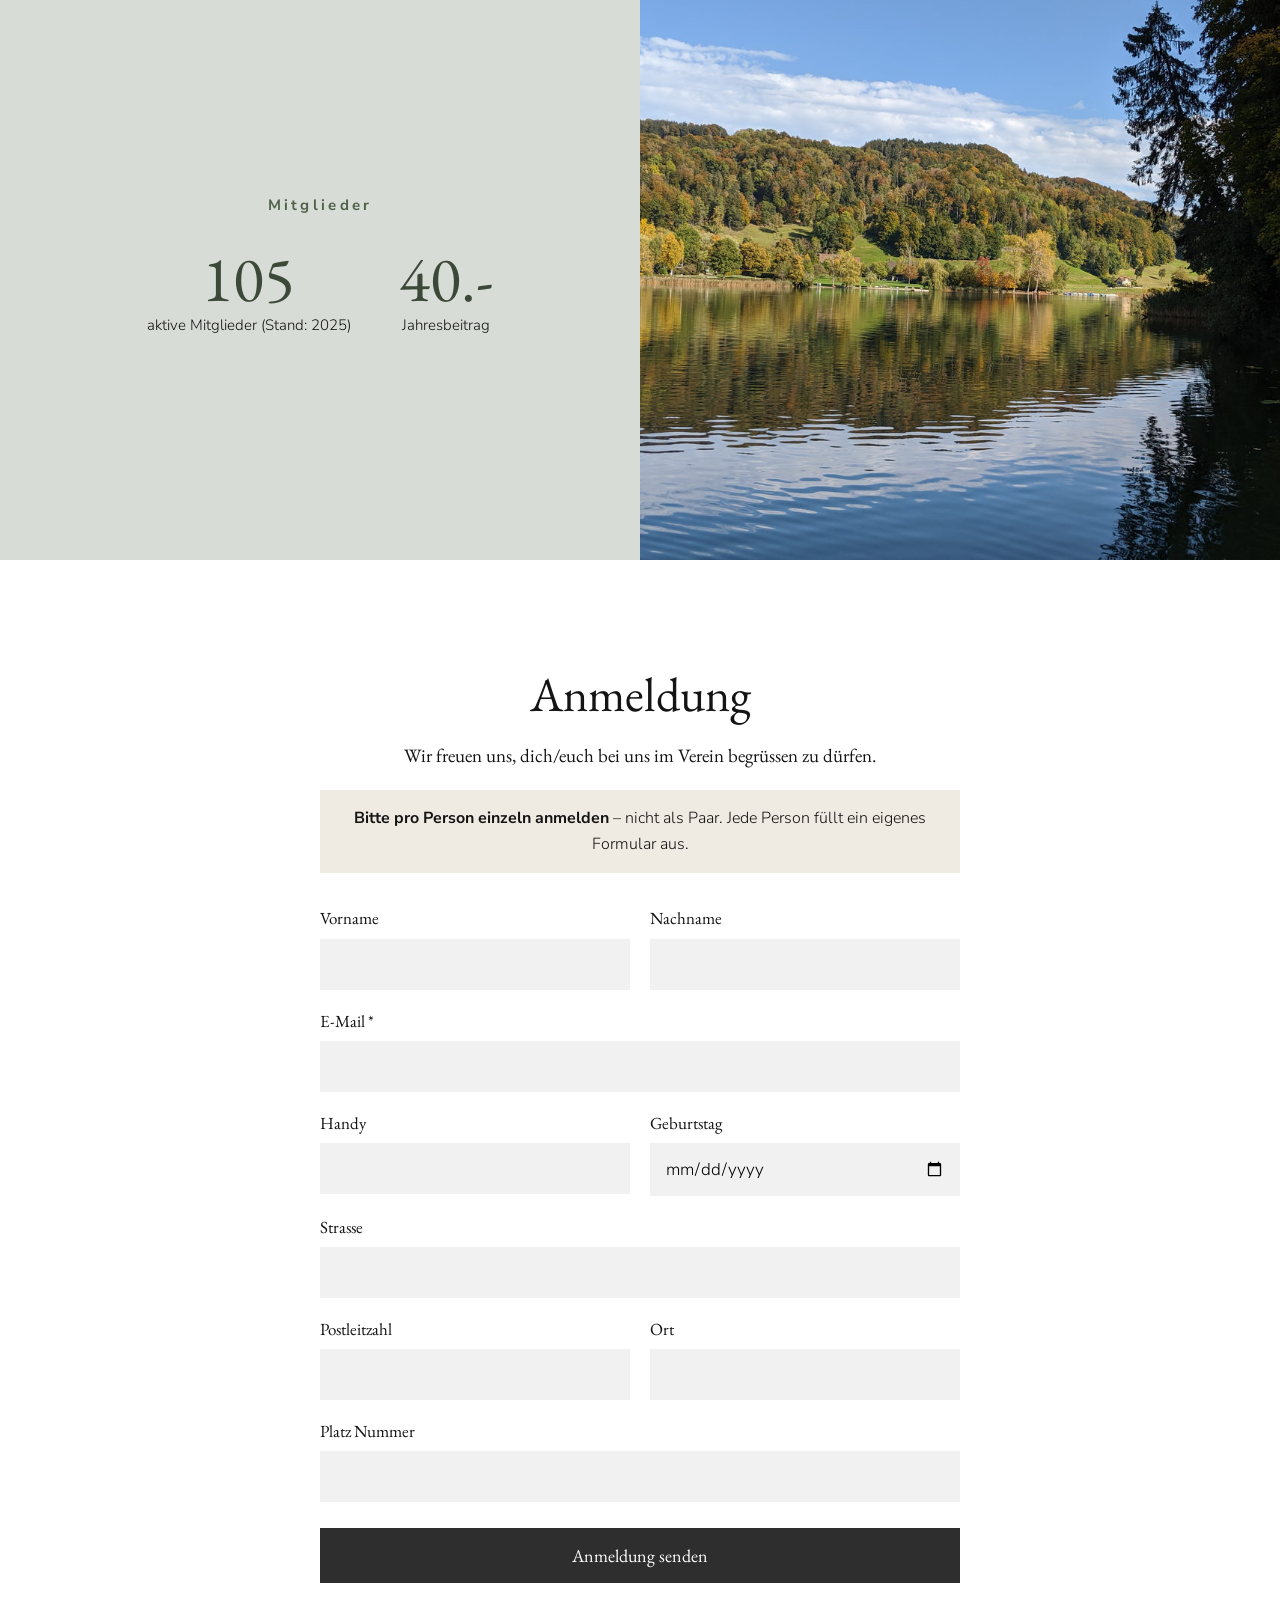
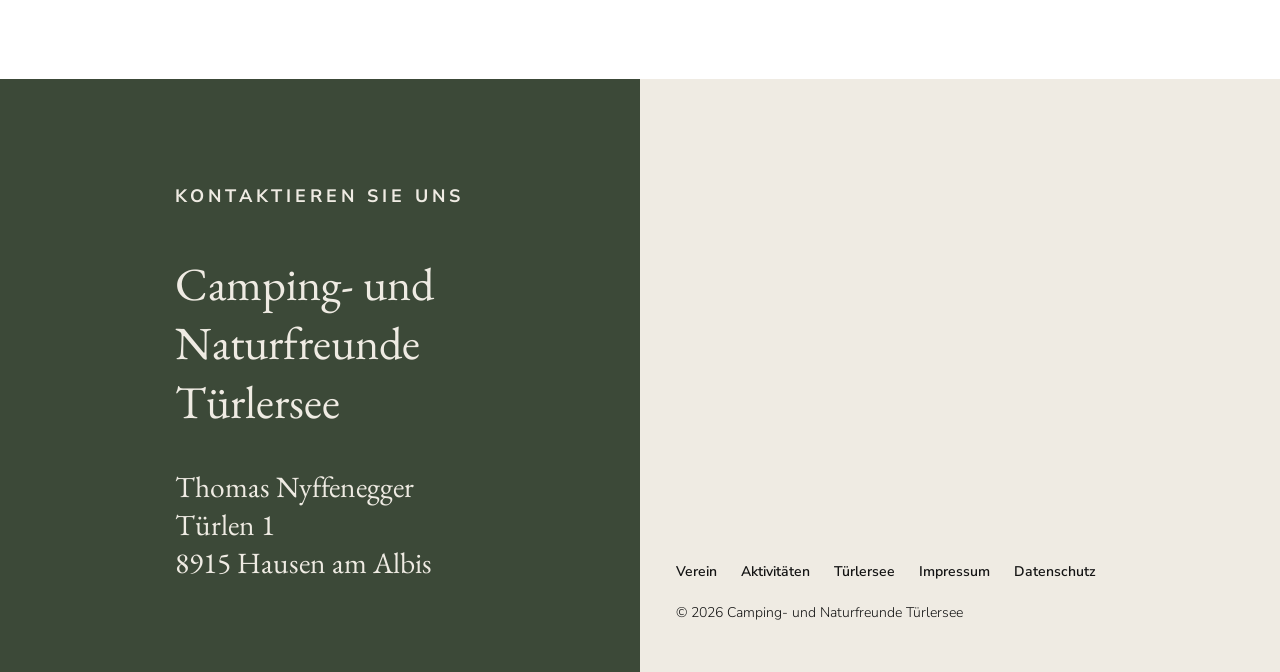
<file: verein.html>
<!doctype html>
<html lang="de-CH">
<head>
<meta charset="utf-8">
<meta name="viewport" content="width=device-width, initial-scale=1">
<title>Verein | Camping- und Naturfreunde Türlersee</title>
<meta name="description" content="Geschichte, Zweck, Vorstand und Mitgliedschaft des Vereins Camping- und Naturfreunde Türlersee.">
<meta property="og:title" content="Verein | Camping- und Naturfreunde Türlersee">
<meta property="og:description" content="Geschichte, Zweck, Vorstand und Mitgliedschaft des Vereins Camping- und Naturfreunde Türlersee.">
<meta property="og:image" content="assets/img/hero.jpg">
<meta property="og:locale" content="de_CH">
<link rel="icon" href="assets/img/logo.jpg">
<link rel="preload" href="assets/fonts/eb-garamond-latin-wght-normal.woff2" as="font" type="font/woff2" crossorigin>
<link rel="stylesheet" href="assets/css/style.css">
</head>
<body>
<a class="skip" href="#inhalt">Weiter zum Hauptinhalt</a>
<header class="kopf">
  <div class="kopf-in">
    <a class="marke" href="index.html">
      <img src="assets/img/logo.jpg" alt="Logo Camping Naturfreunde Türlersee" width="84" height="84">
      <span><span class="marke-name">Camping &amp; Naturfreunde<br>Türlersee</span><span class="marke-claim">i de Natur dihei</span></span>
    </a>
    <button class="menu-knopf" type="button" aria-controls="nav" aria-expanded="false" aria-label="Menü"><span></span><span></span><span></span></button>
    <nav class="nav" id="nav" aria-label="Hauptnavigation">
      <ul>
        <li><a href="verein.html" aria-current="page">Verein</a></li>
        <li><a href="aktivitaten.html">Aktivitäten</a></li>
        <li><a href="tuerlersee.html">Türlersee</a></li>
      </ul>
    </nav>
  </div>
</header>

<main id="inhalt">
<section class="seitenkopf">
  <div class="wrap schmal">
    <h1 class="label">Geschichte</h1>
    <p class="lead" style="font-size:clamp(18px,1.9vw,22px);line-height:1.5">Im Jahr 1974 wollte der Kanton Zürich den damaligen Zeltplatz schliessen, da sich der Campingplatz im Naturschutzgebiet befindet. Um dieses zu verhindern, wurde seinerzeit der Verein Camping- und Naturfreunde Türlersee gegründet. Mit Erfolg kämpfte der Verein jahrelang um das Bestehen des Platzes. Mit dem Kauf des Areals durch die Gemeinde Hausen am Albis ist der Kampf nun ausgestanden und die Betriebskonzession bereitet uns keine Sorgen mehr.<br>Der Verein besteht aber weiterhin.</p>
  </div>
</section>

<section class="split">
  <div class="split-text bg-beige">
    <h2 class="label">Zweck</h2>
    <p>Unser Ziel ist es, möglichst alle Saison-Camperinnen und Camper in unserem Verein zu haben um so den Zusammenhalt und die Freundschaft zu pflegen.</p>
  </div>
  <div class="split-bild"><img src="assets/img/see-sonnenuntergang.jpg" alt="Sonnenuntergang über dem Türlersee" loading="lazy"></div>
</section>

<section class="split vorstand-zeile">
  <a class="vorstand-bild zuerst" href="assets/img/vorstand.webp" data-lightbox><img src="assets/img/vorstand.webp" alt="Unser Vorstand – gemeinsam für unseren Campingplatz: Roger Lamm, Alex Koller, Ernst Nyffenegger, Stefanie Illitz, Heinz Wintsch und Thomas Nyffenegger" width="1672" height="941" loading="lazy"></a>
  <div class="split-text">
    <h2 class="label">Vorstand</h2>
    <ul class="vorstand">
      <li>Thomas Nyffenegger - <strong>Präsident</strong></li>
      <li>Heinz Wintsch - <strong>Vizepräsident</strong></li>
      <li>Ernst Nyffenegger - <strong>Kassier</strong></li>
      <li>Roger Lamm - <strong>Aktuar</strong></li>
      <li>Alex Koller - <strong>Kids + Aktivitäten</strong></li>
      <li>Stefanie Illitz - <strong>Beisitzerin</strong></li>
    </ul>
  </div>
</section>

<section class="split">
  <div class="split-text bg-salbei">
    <h2 class="label">Mitglieder</h2>
    <div class="zahlen">
      <div class="zahl"><b>105</b><span>aktive Mitglieder (Stand: 2025)</span></div>
      <div class="zahl"><b>40.-</b><span>Jahresbeitrag</span></div>
    </div>
  </div>
  <div class="split-bild"><img src="assets/img/see-herbst.jpg" alt="Herbstwald spiegelt sich im Türlersee" loading="lazy"></div>
</section>

<section class="abschnitt" id="anmelden">
  <div class="wrap">
    <form class="formular" id="anmeldung">
      <h2>Anmeldung</h2>
      <p class="mitte" style="font-family:var(--serif);font-size:19px">Wir freuen uns, dich/euch bei uns im Verein begrüssen zu dürfen.</p>
      <p class="hinweis mitte" style="margin-top:14px"><strong>Bitte pro Person einzeln anmelden</strong> – nicht als Paar. Jede Person füllt ein eigenes Formular aus.</p>
      <div class="felder">
        <label class="feld">Vorname <input name="vorname" autocomplete="given-name"></label>
        <label class="feld">Nachname <input name="nachname" autocomplete="family-name"></label>
        <label class="feld breit">E-Mail * <input name="email" type="email" autocomplete="email" required></label>
        <label class="feld">Handy <input name="handy" type="tel" autocomplete="tel"></label>
        <label class="feld">Geburtstag <input name="geburtstag" type="date" autocomplete="bday"></label>
        <label class="feld breit">Strasse <input name="strasse" autocomplete="street-address"></label>
        <label class="feld">Postleitzahl <input name="plz" inputmode="numeric" autocomplete="postal-code"></label>
        <label class="feld">Ort <input name="ort" autocomplete="address-level2"></label>
        <label class="feld breit">Platz Nummer <input name="platz"></label>
      </div>
      <button class="knopf" type="submit">Anmeldung senden</button>
      <p class="hinweis" id="anmeldung-hinweis" role="status" tabindex="-1" hidden></p>
    </form>
  </div>
</section>
</main>

<footer class="fuss">
  <div class="fuss-kontakt">
    <p class="label">Kontaktieren Sie uns</p>
    <h2>Camping- und Naturfreunde Türlersee</h2>
    <address>Thomas Nyffenegger<br>Türlen 1<br>8915 Hausen am Albis</address>
  </div>
  <div class="fuss-links">
    <ul>
      <li><a href="verein.html">Verein</a></li>
      <li><a href="aktivitaten.html">Aktivitäten</a></li>
      <li><a href="tuerlersee.html">Türlersee</a></li>
      <li><a href="impressum.html">Impressum</a></li>
      <li><a href="datenschutz.html">Datenschutz</a></li>
    </ul>
    <p>© <span id="jahr">2026</span> Camping- und Naturfreunde Türlersee</p>
  </div>
</footer>
<script src="assets/js/main.js" defer></script>
</body>
</html>
</file>
<file: assets/css/style.css>
/* Camping- und Naturfreunde Türlersee */
@font-face { font-family: "EB Garamond"; src: url("../fonts/eb-garamond-latin-wght-normal.woff2") format("woff2"); font-weight: 400 800; font-display: swap; }
@font-face { font-family: "Nunito Sans"; src: url("../fonts/nunito-sans-latin-wght-normal.woff2") format("woff2"); font-weight: 200 1000; font-display: swap; }

:root {
  --gruen: #3c4938;
  --gruen-hell: #50614b;
  --beige: #efebe3;
  --salbei: #d8dcd6;
  --rot: #d43a12;
  --orange: #d58106;
  --text: #141414;
  --weiss: #fff;
  --serif: "EB Garamond", Georgia, serif;
  --sans: "Avenir Next", Avenir, "Nunito Sans", "Helvetica Neue", Arial, sans-serif;
  --rand: clamp(16px, 5vw, 80px);
}
*, *::before, *::after { box-sizing: border-box; }
html { scroll-behavior: smooth; -webkit-text-size-adjust: 100%; }
body { margin: 0; font-family: var(--sans); font-weight: 300; font-size: 17px; line-height: 1.6; color: var(--text); background: var(--weiss); }
img { max-width: 100%; display: block; }
a { color: var(--gruen-hell); }
a:focus-visible, button:focus-visible, input:focus-visible, summary:focus-visible { outline: 3px solid var(--orange); outline-offset: 2px; }
h1, h2, h3 { margin: 0; font-weight: 400; }
p { margin: 0 0 1em; }
.skip { position: absolute; left: -999px; top: 0; background: var(--gruen); color: #fff; padding: 10px 16px; z-index: 100; }
.skip:focus { left: 0; }
.wrap { max-width: 1120px; margin: 0 auto; padding: 0 var(--rand); }
.schmal { max-width: 760px; }

/* Kopfzeile */
.kopf { position: sticky; top: 0; z-index: 50; background: rgba(255,255,255,.96); backdrop-filter: blur(6px); border-bottom: 1px solid transparent; transition: border-color .2s; }
.kopf.scrolled { border-color: var(--beige); }
.kopf-in { display: flex; align-items: center; justify-content: space-between; gap: 16px; padding: 10px var(--rand); max-width: 1760px; margin: 0 auto; }
.marke { display: flex; align-items: center; gap: 14px; text-decoration: none; color: var(--gruen-hell); min-width: 0; }
.marke img { width: 84px; height: 84px; flex: none; }
.marke-name { font-family: var(--serif); font-size: 22px; line-height: 1.1; display: block; }
.marke-claim { font-size: 14px; display: block; margin-top: 6px; }
.nav ul { list-style: none; display: flex; gap: 30px; margin: 0; padding: 0; }
.nav a { font-weight: 700; font-size: 15px; color: var(--text); text-decoration: none; padding: 8px 0; border-bottom: 2px solid transparent; }
.nav a:hover, .nav a[aria-current="page"] { color: var(--gruen-hell); border-color: var(--gruen-hell); }
.menu-knopf { display: none; background: none; border: 0; padding: 10px; cursor: pointer; }
.menu-knopf span { display: block; width: 26px; height: 2px; background: var(--gruen); margin: 6px 0; transition: transform .2s, opacity .2s; }

/* Bausteine */
.label { font-weight: 700; font-size: 15px; letter-spacing: .22em; color: var(--gruen-hell); text-transform: none; margin-bottom: 18px; }
.label.gross { text-transform: uppercase; }
.knopf { display: inline-block; font-family: var(--sans); font-weight: 700; font-size: 13px; letter-spacing: .04em; text-transform: uppercase; text-decoration: none; color: #fff; background: var(--gruen); border: 0; padding: 12px 28px; cursor: pointer; transition: filter .15s, transform .15s; }
.knopf:hover { filter: brightness(1.12); transform: translateY(-1px); }
.knopf.rot { background: var(--rot); }
.knopf.orange { background: var(--orange); color: var(--text); }
.abschnitt { padding: clamp(48px, 8vw, 96px) 0; }
.mitte { text-align: center; }
.lead { font-size: clamp(20px, 2.4vw, 26px); line-height: 1.35; }

/* Startseite: Hero */
.hero { display: grid; grid-template-columns: 45fr 55fr; min-height: min(78vh, 800px); }
.hero-text { display: flex; flex-direction: column; justify-content: center; padding: 48px 32px 48px clamp(16px, 8vw, 236px); }
.hero h1 { font-family: var(--serif); font-size: clamp(40px, 4.6vw, 73px); line-height: .95; letter-spacing: -.01em; margin-bottom: 28px; }
.hero p { font-size: clamp(22px, 2.6vw, 36px); line-height: 1.2; margin: 0; }
.hero-bild { position: relative; background: var(--gruen); padding-bottom: clamp(40px, 9vw, 150px); }
.hero-bild img { width: 100%; height: 100%; object-fit: cover; }

/* Drei Kacheln */
.kacheln { display: grid; grid-template-columns: repeat(3, 1fr); gap: clamp(20px, 6vw, 96px); }
.kachel { text-align: center; display: flex; flex-direction: column; align-items: center; }
.kachel h2 { font-size: 15px; font-weight: 700; letter-spacing: .22em; color: var(--gruen-hell); margin-bottom: 28px; }
.kachel-bild { width: 100%; aspect-ratio: 1; display: grid; place-items: center; color: #fff; margin-bottom: 30px; transition: transform .25s; }
.kachel a.kachel-bild:hover { transform: scale(1.02); }
.kachel-bild svg { width: 64%; height: auto; }
.kachel p { font-size: 15px; line-height: 2.1; max-width: 300px; flex: 1; }
.bg-gruen { background: var(--gruen); } .bg-rot { background: var(--rot); } .bg-orange { background: var(--orange); }

/* Galerie */
.galerie { display: grid; grid-template-columns: repeat(12, 1fr); gap: clamp(10px, 2.4vw, 30px); }
.galerie a { display: block; overflow: hidden; height: clamp(180px, 40vw, 510px); }
.galerie img { width: 100%; height: 100%; object-fit: cover; transition: transform .5s; }
.galerie a:hover img { transform: scale(1.04); }
.g4 { grid-column: span 4; } .g8 { grid-column: span 8; }

/* Zitat */
.zitat { background: var(--beige); text-align: center; padding: clamp(48px, 8vw, 96px) var(--rand); }
.zitat-zeichen { display: block; font-family: var(--serif); font-size: 96px; line-height: .6; height: 44px; color: var(--orange); }
.zitat blockquote { margin: 0 auto; max-width: 680px; font-size: clamp(22px, 3vw, 36px); line-height: 1.22; }
.band { height: clamp(220px, 34vw, 520px); background: var(--beige) center/cover no-repeat; }

/* Verein: Zweispalter */
.split { display: grid; grid-template-columns: 1fr 1fr; }
.split > div { min-height: clamp(320px, 46vw, 660px); }
.split-text { display: flex; flex-direction: column; justify-content: center; align-items: center; text-align: center; padding: 56px var(--rand); }
.split-text p { max-width: 430px; font-size: clamp(18px, 1.9vw, 22px); line-height: 1.35; }
.split-bild { position: relative; }
.split-bild img { position: absolute; inset: 0; width: 100%; height: 100%; object-fit: cover; }
.bg-beige { background: var(--beige); } .bg-salbei { background: var(--salbei); }
.split.vorstand-zeile > * { min-height: 0; }
.vorstand-bild { display: block; cursor: zoom-in; }
.vorstand-bild img { width: 100%; height: auto; }
.vorstand { list-style: none; margin: 0; padding: 0; font-size: clamp(18px, 1.9vw, 22px); line-height: 1.7; }
.vorstand strong { font-weight: 600; }
.zahlen { display: flex; gap: 48px; justify-content: center; flex-wrap: wrap; margin-top: 12px; }
.zahl b { display: block; font-family: var(--serif); font-weight: 400; font-size: 64px; line-height: 1; color: var(--gruen); }
.zahl span { font-size: 15px; }

/* Formular */
.formular { max-width: 640px; margin: 0 auto; }
.formular h2 { font-family: var(--serif); font-size: clamp(34px, 4vw, 48px); text-align: center; margin-bottom: 8px; }
.felder { display: grid; grid-template-columns: 1fr 1fr; gap: 18px 20px; margin-top: 32px; }
.feld { display: flex; flex-direction: column; gap: 6px; font-family: var(--serif); font-size: 17px; }
.feld.breit { grid-column: 1 / -1; }
.feld input { font: 300 17px var(--sans); padding: 13px 14px; border: 1px solid transparent; background: #f1f1f1; border-radius: 0; width: 100%; }
.feld input:focus { border-color: var(--gruen); background: #fff; outline: none; }
.formular .knopf { width: 100%; margin-top: 26px; padding: 16px; background: #2f2e2e; font-family: var(--serif); font-size: 18px; text-transform: none; letter-spacing: 0; font-weight: 400; }
.hinweis { margin-top: 18px; padding: 16px 18px; background: var(--beige); font-size: 16px; }
.hinweis[hidden] { display: none; }
.klein { font-size: 14px; color: #555; }

/* Aktivitäten */
.seitenkopf { text-align: center; padding: clamp(48px, 8vw, 100px) var(--rand) clamp(32px, 5vw, 60px); }
.seitenkopf .lead { margin: 0; }
.jahr { font-family: var(--serif); font-size: 40px; color: var(--gruen); margin: 56px 0 8px; display: flex; align-items: center; gap: 20px; }
.jahr::after { content: ""; flex: 1; height: 1px; background: var(--salbei); }
.events { list-style: none; margin: 0; padding: 0; }
.event { border-bottom: 1px solid var(--salbei); }
.event summary { list-style: none; cursor: pointer; display: grid; grid-template-columns: 96px 1fr auto; gap: 20px; align-items: center; padding: 20px 0; }
.event summary::-webkit-details-marker { display: none; }
.event-datum { text-align: center; background: var(--beige); padding: 10px 6px; line-height: 1.1; }
.event-datum b { display: block; font-family: var(--serif); font-weight: 400; font-size: 34px; }
.event-datum span { font-size: 13px; font-weight: 700; letter-spacing: .12em; text-transform: uppercase; color: var(--gruen-hell); }
.event-titel { font-family: var(--serif); font-size: clamp(22px, 2.6vw, 30px); line-height: 1.15; }
.event-meta { font-size: 15px; color: #444; margin-top: 4px; }
.event-pfeil { width: 14px; height: 14px; border-right: 2px solid var(--gruen); border-bottom: 2px solid var(--gruen); transform: rotate(45deg); transition: transform .2s; margin-right: 8px; }
.event[open] .event-pfeil { transform: rotate(-135deg); }
.event-inhalt { display: grid; grid-template-columns: minmax(0, 300px) 1fr; gap: 32px; padding: 6px 0 36px 116px; }
.event-inhalt.ohne-bild { grid-template-columns: 1fr; }
.event-inhalt h3 { font-size: 13px; font-weight: 700; letter-spacing: .18em; text-transform: uppercase; color: var(--gruen-hell); margin: 18px 0 6px; }
.event-inhalt h3:first-child { margin-top: 0; }
.event-inhalt p { white-space: pre-line; margin: 0; }
.event-bilder { display: grid; gap: 14px; align-content: start; }
.event.kommend { background: linear-gradient(90deg, rgba(213,129,6,.09), transparent 70%); }
.marke-neu { display: inline-block; background: var(--orange); font-size: 11px; font-weight: 700; letter-spacing: .1em; text-transform: uppercase; padding: 2px 8px; margin-left: 10px; vertical-align: middle; font-family: var(--sans); }
.leer { text-align: center; font-family: var(--serif); font-size: 22px; padding: 36px 20px; background: var(--beige); margin: 0; }

.tabelle-rahmen { background: var(--beige); padding: clamp(16px, 4vw, 48px); overflow-x: auto; }
.programm { width: 100%; border-collapse: collapse; background: #fff; font-size: clamp(15px, 1.6vw, 18px); }
.programm caption { caption-side: top; text-align: left; font-family: var(--serif); font-size: clamp(26px, 3vw, 34px); color: var(--gruen); padding-bottom: 16px; }
.programm th { background: var(--gruen); color: #fff; font-weight: 700; font-size: 13px; letter-spacing: .16em; text-transform: uppercase; text-align: left; padding: 14px 18px; }
.programm td { padding: 14px 18px; border-bottom: 1px solid var(--salbei); }
.programm td:first-child, .programm td:nth-child(2) { white-space: nowrap; font-variant-numeric: tabular-nums; }
.programm td:last-child { font-weight: 600; }
.programm tbody tr:last-child td { border-bottom: 0; }
.programm tbody tr:hover { background: #faf8f4; }
.rueckblick { text-align: center; margin: 24px 0 -24px; }
@media (max-width: 520px) { .programm th, .programm td { padding: 11px 9px; } .programm td:nth-child(2) { white-space: normal; } }

/* Türlersee */
.karten { display: grid; grid-template-columns: repeat(auto-fit, minmax(250px, 1fr)); gap: 24px; }
.karte { display: block; text-decoration: none; color: var(--text); background: var(--beige); padding: 30px 28px; border-top: 4px solid var(--orange); transition: transform .2s, box-shadow .2s; }
.karte:hover { transform: translateY(-3px); box-shadow: 0 10px 24px rgba(0,0,0,.08); }
.karte h2 { font-family: var(--serif); font-size: 28px; margin-bottom: 8px; }
.karte p { font-size: 16px; margin-bottom: 14px; }
.karte span { font-weight: 700; font-size: 14px; color: var(--gruen-hell); word-break: break-word; }
.fakten { display: grid; grid-template-columns: repeat(auto-fit, minmax(150px, 1fr)); gap: 24px; text-align: center; margin: 0; }
.fakten div { margin: 0; }
.fakten dt { font-size: 14px; letter-spacing: .12em; text-transform: uppercase; font-weight: 700; color: var(--gruen-hell); }
.fakten dd { margin: 4px 0 0; font-family: var(--serif); font-size: 34px; }

/* Textseiten */
.text h1 { font-size: 15px; font-weight: 700; letter-spacing: .22em; text-transform: uppercase; color: var(--gruen-hell); margin-bottom: 30px; }
.text h2 { font-family: var(--serif); font-size: 28px; margin: 34px 0 10px; }

/* Fusszeile */
.fuss { display: grid; grid-template-columns: 1fr 1fr; background: var(--beige); }
.fuss-kontakt { background: var(--gruen); color: var(--beige); padding: clamp(48px, 8vw, 120px) var(--rand) clamp(48px, 7vw, 110px) clamp(16px, 13.7vw, 263px); }
.fuss-kontakt .label { color: var(--beige); font-size: 18px; text-transform: uppercase; margin-bottom: 44px; }
.fuss-kontakt h2 { font-family: var(--serif); font-size: clamp(34px, 3.6vw, 48px); line-height: 1.28; margin-bottom: 36px; }
.fuss-kontakt address { font-family: var(--serif); font-style: normal; font-size: clamp(22px, 2.3vw, 30px); line-height: 1.3; }
.fuss-links { display: flex; flex-direction: column; justify-content: flex-end; padding: 40px var(--rand) 48px 36px; font-size: 14px; }
.fuss-links ul { list-style: none; display: flex; flex-wrap: wrap; gap: 8px 24px; margin: 0 0 18px; padding: 0; }
.fuss-links a { color: var(--text); font-weight: 600; text-decoration: none; }
.fuss-links a:hover { text-decoration: underline; }
.fuss-links p { margin: 0; }

/* Lightbox */
.lightbox { position: fixed; inset: 0; z-index: 200; background: rgba(20,24,18,.94); display: grid; place-items: center; padding: 24px; cursor: zoom-out; }
.lightbox[hidden] { display: none; }
.lightbox img { max-width: 100%; max-height: calc(100vh - 48px); object-fit: contain; }
.lightbox button { position: absolute; top: 12px; right: 16px; background: none; border: 0; color: #fff; font-size: 40px; line-height: 1; cursor: pointer; padding: 8px 12px; }

@media (max-width: 860px) {
  .menu-knopf { display: block; }
  .nav { position: absolute; left: 0; right: 0; top: 100%; background: #fff; border-bottom: 1px solid var(--beige); display: none; }
  .nav.offen { display: block; }
  .nav ul { flex-direction: column; gap: 0; padding: 8px var(--rand) 16px; }
  .nav a { display: block; padding: 14px 0; font-size: 17px; border-bottom: 1px solid var(--beige); }
  .menu-knopf[aria-expanded="true"] span:nth-child(1) { transform: translateY(8px) rotate(45deg); }
  .menu-knopf[aria-expanded="true"] span:nth-child(2) { opacity: 0; }
  .menu-knopf[aria-expanded="true"] span:nth-child(3) { transform: translateY(-8px) rotate(-45deg); }
  .marke img { width: 60px; height: 60px; }
  .marke-name { font-size: 18px; }
  .marke-claim { font-size: 12px; margin-top: 3px; }
  .hero { grid-template-columns: 1fr; min-height: 0; }
  .hero-text { padding: 40px var(--rand); }
  .hero-bild { padding-bottom: 28px; }
  .hero-bild img { height: 60vw; }
  .kacheln { grid-template-columns: 1fr; gap: 56px; }
  .kachel-bild { max-width: 300px; }
  .g4, .g8 { grid-column: span 12; }
  .galerie a { height: 62vw; }
  .split { grid-template-columns: 1fr; }
  .split > div { min-height: 0; }
  .split-bild { aspect-ratio: 4 / 3; }
  .split .split-bild.zuerst { order: -1; }
  .split.vorstand-zeile .split-text { padding: 32px var(--rand); }
  .felder { grid-template-columns: 1fr; }
  .event summary { grid-template-columns: 72px 1fr auto; gap: 14px; }
  .event-datum b { font-size: 28px; }
  .event-inhalt { grid-template-columns: 1fr; padding-left: 0; }
  .fuss { grid-template-columns: 1fr; }
  .fuss-links { padding: 28px var(--rand); }
}
@media (prefers-reduced-motion: reduce) { * { transition: none !important; scroll-behavior: auto !important; } }
</file>
